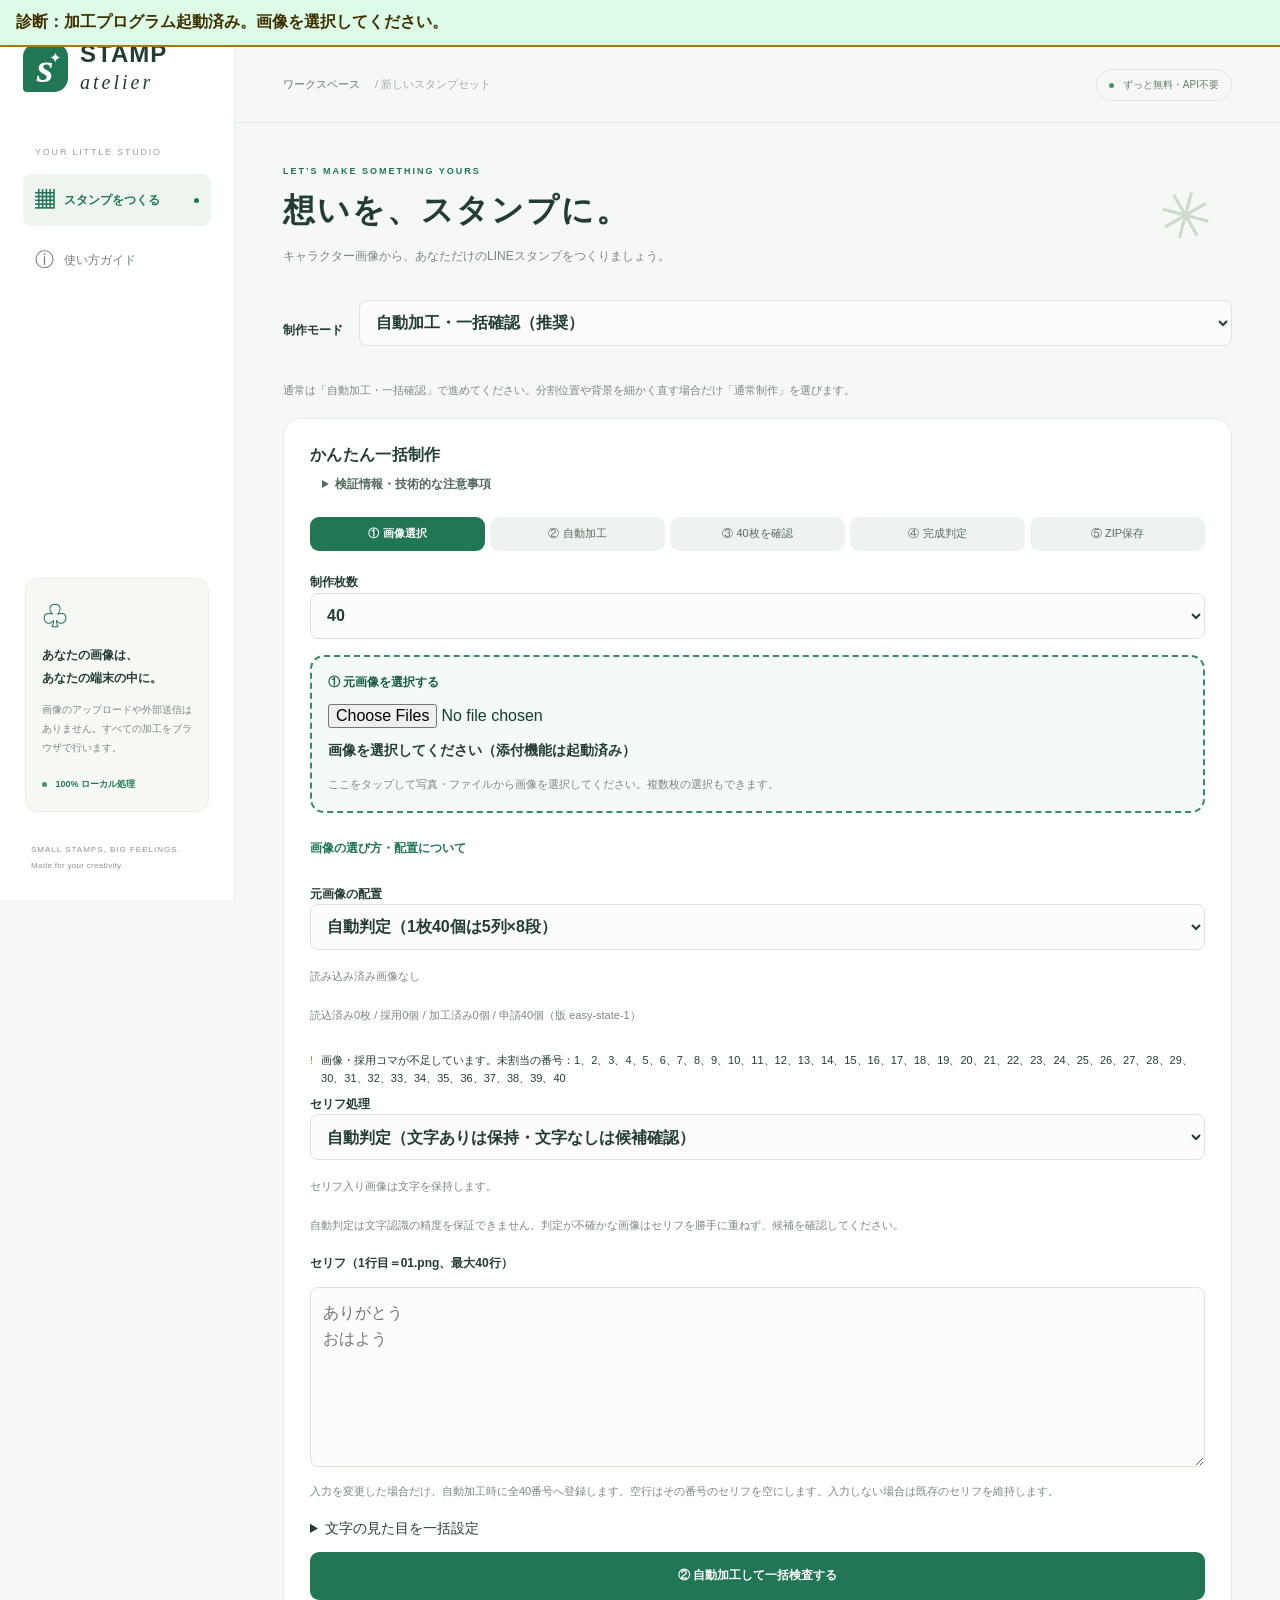
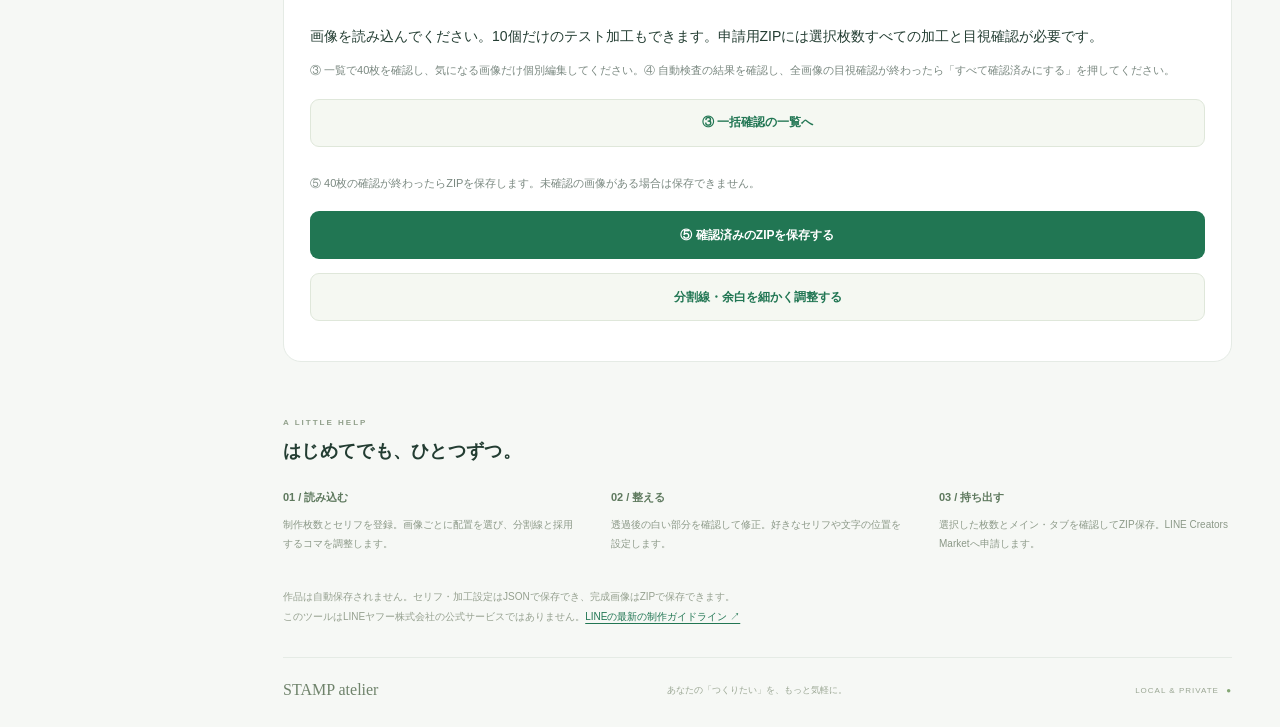
<file: index.html>
<!doctype html>
<html lang="ja">
  <head>
    <meta charset="UTF-8" />
    <meta
      name="viewport"
      content="width=device-width,initial-scale=1,viewport-fit=cover"
    />
    <meta
      http-equiv="Content-Security-Policy"
      content="default-src 'self'; script-src 'self'; style-src 'self' 'unsafe-inline'; img-src 'self' data: blob:; connect-src 'none'; font-src 'self'; object-src 'none'; base-uri 'none'; form-action 'none'"
    />
    <meta name="apple-mobile-web-app-capable" content="yes" />
    <meta name="apple-mobile-web-app-title" content="STAMP atelier" />
    <meta name="mobile-web-app-capable" content="yes" />
    <meta name="theme-color" content="#f6f8f5" />
    <meta
      name="description"
      content="画像を送信せず、ブラウザだけでLINEスタンプの分割・透過・文字入れ・ZIP作成。無料のスタンプ制作ツール。"
    />
    <link
      rel="icon"
      href="data:image/svg+xml,%3Csvg xmlns='http://www.w3.org/2000/svg' viewBox='0 0 64 64'%3E%3Crect width='64' height='64' rx='18' fill='%231c7754'/%3E%3Cpath d='M16 18h32v23H32l-9 7v-7h-7z' fill='white'/%3E%3C/svg%3E"
    />
    <title>STAMP atelier — LINEスタンプ制作ツール</title>
    <link rel="stylesheet" href="styles.css?v=103" />
    <script src="core.js?v=real40-exterior-matte-3" defer></script>
    <script src="residue.js?v=pose-confidence-1" defer></script>
    <script src="typography.js?v=pose-confidence-1" defer></script>
    <script src="project.js?v=individual-background-review-1" defer></script>
    <script src="audit.js?v=pose-confidence-1" defer></script>
    <script src="easy.js?v=pose-confidence-1" defer></script>
    <script src="caption-references.js?v=pose-confidence-1" defer></script>
    <script src="caption-vision.js?v=pose-confidence-1" defer></script>
    <script src="suggestions.js?v=pose-confidence-1" defer></script>
    <script src="upload-bridge.js?v=101-ci-verified" defer></script><script src="app.js?v=real40-exterior-matte-3" defer></script>
  </head>
  <body>
    <div id="boot-diagnostic" role="status" aria-live="polite" style="position:sticky;top:0;z-index:99999;padding:12px 16px;background:#fff0c2;color:#403000;font-size:16px;font-weight:700;border-bottom:2px solid #a87b00">
      起動診断：HTMLは表示されています。アプリの起動を待機中…
    </div>
    <script src="boot-diagnostic.js?v=103" defer></script>
    <aside class="sidebar">
      <a class="brand" href="./" aria-label="STAMP atelier ホーム"
        ><span class="brand-mark">s<span>✦</span></span
        ><span>STAMP<span class="brand-sub">atelier</span></span></a
      >
      <div class="sidebar-label">YOUR LITTLE STUDIO</div>
      <nav aria-label="制作メニュー">
        <a class="nav-item active" href="#workspace"
          ><span>▦</span> スタンプをつくる <span class="nav-dot"></span
        ></a>
        <a class="nav-item" href="#guide"><span>ⓘ</span> 使い方ガイド</a>
      </nav>
      <div class="side-note">
        <span class="shield">♧</span
        ><strong>あなたの画像は、<br />あなたの端末の中に。</strong>
        <p>
          画像のアップロードや外部送信はありません。すべての加工をブラウザで行います。
        </p>
        <span class="local-tag"><i></i> 100% ローカル処理</span>
      </div>
      <div class="side-footer">
        SMALL STAMPS, BIG FEELINGS.<br /><span>Made for your creativity.</span>
      </div>
    </aside>
    <div class="app-shell" id="workspace">
      <header class="topbar">
        <span
          >ワークスペース
          <span class="breadcrumb">/ 新しいスタンプセット</span></span
        ><span class="free-badge"><i></i> ずっと無料・API不要</span>
      </header>
      <main>
        <div class="page-heading">
          <div>
            <p class="eyebrow">LET’S MAKE SOMETHING YOURS</p>
            <h1>想いを、スタンプに。</h1>
            <p class="lead">
              キャラクター画像から、あなただけのLINEスタンプをつくりましょう。
            </p>
          </div>
          <span class="heading-art" aria-hidden="true">✳︎</span>
        </div>
        <label class="mode-switch"
          >制作モード<select id="production-mode" aria-describedby="production-mode-help">
            <option value="normal">通常制作（詳細編集）</option>
            <option value="easy" selected>自動加工・一括確認（推奨）</option>
          </select></label
        >
        <p id="production-mode-help" class="hint easy-mode-hint">通常は「自動加工・一括確認」で進めてください。分割位置や背景を細かく直す場合だけ「通常制作」を選びます。</p>
        <section id="auto-caption-panel" class="panel" hidden>
          <h2>セリフを自動提案（両モード共通）</h2>
          <p class="hint">
            読み込み後に番号別の候補を自動登録します。確認済みキャラクター10枚の画素見本と照合し、近い表情・ポーズの候補を表示します。一致しない画像は判定できずとして空欄を残します。汎用候補は希望した場合だけ入力します。汎用的な表情認識AIではありません。確認・承認後に20px余白の文字入り画像を生成します。既存のセリフは維持します。
          </p>
          <label class="check-label"
            ><input
              type="checkbox"
              id="resuggest-existing"
            />登録済みセリフも再提案する（承認前は画像を変更しません）</label
          >
          <label class="check-label"
            ><input
              type="checkbox"
              id="allow-generic-captions"
            />判定できない画像にも汎用候補を入れる（表情とは無関係）</label
          >
          <p class="hint">
            別のキャラクターが判定できない場合は、一覧で表情を手動選択して「この端末の見本に記憶」を押せます。次の再提案から近い画像を照合します。AI学習ではなく画素見本の記憶です。最大40件・このブラウザ内のみ。JSONや別端末には引き継がれず、Safariの保存データ削除などで失われます。
          </p>
          <button id="clear-pose-references" class="text-button wide">
            このブラウザで記憶した見本を解除
          </button>
          <button id="auto-captions" class="button primary wide">
            セリフ候補を再確認
          </button>
          <p
            id="auto-caption-status"
            class="hint"
            role="status"
            aria-live="polite"
          >
            画像読み込み後に候補を表示します。未判定の画像は空欄にし、理由を表示します。
          </p>
        </section>
        <section
          id="easy-panel"
          class="panel"
          hidden
          aria-labelledby="easy-title"
        >
          <h2 id="easy-title">かんたん一括制作</h2>
          <details class="site-progress easy-technical-info">
            <summary>検証情報・技術的な注意事項</summary>
            <strong>実装と検証の状況</strong>
            <p>実装済み：40個の分割・番号除去、列別調整、個別修正、一括確認、透過PNG・ZIP生成</p>
            <p>自動テストで検証済み：合成5列×8段画像の01〜40除去・日本語画素保持、40個の確認操作、42画像のZIP内容・寸法・透過</p>
            <p>未検証：利用者の実画像での40個一括処理、iPhone Safari実機の「ファイルに保存」</p>
            <details><summary>検証の範囲と残る制限</summary>
              <p>検証記録：2026年10月22日。ブラウザ試験はLinux Chromiumと共有APIの模擬試験です。実機の保存完了を保証するものではありません。</p>
              <p>番号除去は形状推定です。接触した数字や異なる配置は個別修正が必要です。セリフの有無の自動判定は未実装のため、自動モードでは既存文字を保持します。加工後は全画像を目視確認してください。</p>
              <a href="docs/forty-sticker-final-validation.md">検証結果と未検証項目</a>
            </details>
          </details>
          <ol id="easy-steps" class="easy-steps" aria-label="かんたん制作の流れ">
            <li aria-current="step">① 画像選択</li>
            <li>② 自動加工</li>
            <li>③ 40枚を確認</li>
            <li>④ 完成判定</li>
            <li>⑤ ZIP保存</li>
          </ol>
          <label
            >制作枚数<select id="easy-target">
              <option>8</option>
              <option>16</option>
              <option>24</option>
              <option>32</option>
              <option selected>40</option>
            </select></label
          >
          <div class="easy-upload-zone">
            <label for="easy-files" class="easy-upload-title">① 元画像を選択する</label>
            <input id="easy-files" class="easy-visible-file" type="file"
              accept="image/png,image/jpeg,image/webp" multiple
              aria-describedby="easy-upload-help" />
            <p id="easy-upload-feedback" role="status" aria-live="polite" style="font-weight:700">まだ画像は選択されていません。</p><p id="easy-upload-help" class="hint">ここをタップして写真・ファイルから画像を選択してください。複数枚の選択もできます。</p>
          </div>
          <details class="easy-upload-guide"><summary>画像の選び方・配置について</summary><p class="hint">元画像の配置は自動判定が初期設定です。40個入り1枚は5列×8段に設定します。判定が違う場合は配置を選び直してから読み込んでください。分割線は詳細調整で変更できます。選択した順に番号を割り当てます。既存画像の分割・加工設定は維持します。元画像は変更しません。</p></details>
          <label>元画像の配置<select id="easy-layout"><option value="auto" selected>自動判定（1枚40個は5列×8段）</option><option value="2x5">2列×5段（10個入り）</option><option value="5x8">5列×8段（40個入り）</option><option value="4x2">4列×2段（8個入り）</option><option value="4x4">4列×4段（16個入り）</option><option value="4x6">4列×6段（24個入り）</option><option value="4x8">4列×8段（32個入り）</option><option value="1x1">1列×1段（個別画像）</option></select></label><p id="easy-sources" class="hint"></p>
          <p id="easy-state" class="hint" role="status" aria-live="polite"></p>
          <p id="easy-failure" class="easy-failure" role="alert" hidden></p>
          <ul
            id="easy-warnings"
            class="validation-list"
            aria-live="polite"
          ></ul>
          <label>セリフ処理<select id="easy-caption-mode"><option value="auto" selected>自動判定（文字ありは保持・文字なしは候補確認）</option><option value="existing">セリフあり（分割のみ）</option><option value="suggest">セリフなし（自動提案）</option></select></label><p id="easy-caption-mode-status" class="hint" role="status" aria-live="polite">セリフ入り画像は文字を保持します。</p><p class="hint">自動判定は文字認識の精度を保証できません。判定が不確かな画像はセリフを勝手に重ねず、候補を確認してください。</p><label for="easy-captions">セリフ（1行目＝01.png、最大40行）</label
          ><textarea
            id="easy-captions"
            rows="6"
            placeholder="ありがとう&#10;おはよう"
          ></textarea>
          <p class="hint">
            入力を変更した場合だけ、自動加工時に全40番号へ登録します。空行はその番号のセリフを空にします。入力しない場合は既存のセリフを維持します。
          </p>
          <details>
            <summary>文字の見た目を一括設定</summary>
            <label class="check-label"
              ><input
                type="checkbox"
                id="easy-style-enabled"
              />次の自動加工で全番号の文字の見た目を上書きする</label
            >
            <div class="easy-style-fields">
              <label
                >フォント<select id="easy-font">
                  <option value="sans">ゴシック</option>
                  <option value="rounded">丸ゴシック</option>
                  <option value="serif">明朝</option>
                </select></label
              >
              <label
                >文字サイズ<input
                  id="easy-size"
                  type="number"
                  min="16"
                  max="72"
                  value="32"
              /></label>
              <label
                >文字色<input id="easy-color" type="color" value="#293c33"
              /></label>
              <label class="check-label"
                ><input
                  id="easy-outline"
                  type="checkbox"
                  checked
                />白フチ</label
              >
              <label class="check-label"
                ><input
                  id="easy-auto-place"
                  type="checkbox"
                  checked
                />キャラクターを避けて自動配置</label
              >
              <label
                >左右位置（%）<input
                  id="easy-x"
                  type="number"
                  min="0"
                  max="100"
                  value="50"
              /></label>
              <label
                >上下位置（%）<input
                  id="easy-y"
                  type="number"
                  min="0"
                  max="100"
                  value="84"
              /></label>
            </div>
            <p class="hint">
              自動配置では指定位置を優先しながら安全な場所を探します。個別調整は一覧から行えます。
            </p>
          </details>
          <button id="easy-process" class="button primary wide">
            ② 自動加工して一括検査する
          </button>
          <p id="easy-progress" role="status" aria-live="polite">
            画像を読み込んでください。10個だけのテスト加工もできます。申請用ZIPには選択枚数すべての加工と目視確認が必要です。
          </p>
          <p class="hint">
            ③ 一覧で40枚を確認し、気になる画像だけ個別編集してください。④ 自動検査の結果を確認し、全画像の目視確認が終わったら「すべて確認済みにする」を押してください。
          </p>
          <button id="easy-review" class="button secondary wide">
            ③ 一括確認の一覧へ
          </button>
          <p class="hint">⑤ 40枚の確認が終わったらZIPを保存します。未確認の画像がある場合は保存できません。</p>
          <button id="easy-export" class="button primary wide">
            ⑤ 確認済みのZIPを保存する
          </button>
          <button
            id="easy-details"
            class="button secondary wide"
            aria-expanded="false"
          >
            分割線・余白を細かく調整する
          </button>
        </section>
        <ol class="steps" aria-label="制作の流れ">
          <li class="current"><b>01</b><span>画像を読み込む</span></li>
          <li><b>02</b><span>分割・背景を調整</span></li>
          <li><b>03</b><span>セリフを入れる</span></li>
          <li><b>04</b><span>確認・書き出し</span></li>
        </ol>
        <section class="panel project-panel" aria-labelledby="project-title">
          <div class="panel-heading">
            <h2 id="project-title">制作セットとセリフ</h2>
            <span class="tiny-tag">番号で管理</span>
          </div>
          <div class="project-toolbar">
            <label
              >申請するスタンプ数<select id="target-count">
                <option>8</option>
                <option>16</option>
                <option>24</option>
                <option>32</option>
                <option selected>40</option>
              </select></label
            >
            <label
              >新しい画像の初期配置<select id="default-layout">
                <option value="2x5">2列 × 5段（従来の10個）</option>
                <option value="5x2">5列 × 2段</option>
                <option value="4x2">4列 × 2段</option>
                <option value="2x4">2列 × 4段</option>
                <option value="4x3">4列 × 3段</option>
                <option value="5x8">5列 × 8段</option>
                <option value="1x1">1列 × 1段（個別画像）</option>
              </select></label
            >
          </div>
          <p class="hint">
            セリフは番号に保存します。分割レイアウトや画像が変わっても、01.pngのセリフは01番のままです。各コマの番号は手動で入れ替え・除外できます。
          </p>
          <details class="bulk-text">
            <summary>
              セリフを先に登録・まとめて編集する <span>1行につき1個</span>
            </summary>
            <label for="bulk-captions"
              >最大40行。1行目は01.png、2行目は02.pngに対応します。画像を読み込む前でも登録できます。</label
            ><textarea
              id="bulk-captions"
              rows="8"
              placeholder="ありがとう&#10;おはよう&#10;おつかれさま"
            ></textarea
            ><button class="button secondary" id="apply-captions">
              セリフを登録する
            </button>
          </details>
          <details class="caption-details">
            <summary>番号ごとのセリフを確認・修正</summary>
            <div id="caption-list" class="caption-list"></div>
          </details>
          <div class="design-batch">
            <label for="batch-design">文字デザインをまとめて作成</label
            ><select id="batch-design">
              <option value="auto">セリフから自動提案</option>
              <option value="energetic">元気</option>
              <option value="pop">ポップ</option>
              <option value="cute">かわいい</option>
              <option value="gentle">やさしい</option>
              <option value="emphasis">強調</option>
              <option value="simple">シンプル</option></select
            ><button id="apply-design-all" class="button secondary wide">
              全番号に文字デザイン・自動配置を適用
            </button>
            <p class="hint">
              最大40個に対応。個別の文字調整は上書きします。文字のない番号には合成せず、後からセリフを登録できます。
            </p>
          </div>
          <div class="project-actions">
            <button id="save-project" class="button secondary">
              セリフ・加工設定をJSON保存 ↓</button
            ><label class="button secondary project-file"
              >設定JSONを読み込む<input
                id="load-project"
                type="file"
                accept="application/json,.json"
            /></label>
          </div>
          <p class="hint">
            JSONには元画像・色付きの画像を含みません。消しゴム修正は透明度の差分として保存します。再開時は同じ元画像を選び直して加工してください。画像が一致しない場合は設定を適用しません。
          </p>
          <p class="hint" id="project-status" role="status"></p>
        </section>
        <div class="workspace-grid">
          <section class="panel upload-panel" aria-labelledby="upload-title">
            <div class="panel-heading">
              <h2 id="upload-title">
                <span class="section-num">01</span>画像を読み込む
              </h2>
              <span class="subtle" id="source-count">0 / 40 枚</span>
            </div>
            <p class="section-description">
              画像をまとめて読み込み、画像ごとに列数・行数を設定できます。
            </p>
            <label class="dropzone" id="dropzone" for="file-input"
              ><span class="upload-icon" aria-hidden="true"
                ><svg viewBox="0 0 40 40" fill="none">
                  <rect
                    x="6"
                    y="9"
                    width="28"
                    height="25"
                    rx="5"
                    stroke="currentColor"
                    stroke-width="1.7"
                  />
                  <path
                    d="m10 28 8-8 6 6 4-4 6 6M27 3v12m-5-7 5-5 5 5"
                    stroke="currentColor"
                    stroke-width="1.7"
                    stroke-linecap="round"
                    stroke-linejoin="round"
                  />
                  <circle
                    cx="14"
                    cy="16"
                    r="2"
                    fill="currentColor"
                  /></svg></span
              ><strong>画像を選択する</strong
              ><span>タップ、またはここにドラッグ＆ドロップ</span
              ><span class="file-types"
                >PNG / JPEG / WebP · 合計40個まで制作</span
              ><input
                type="file"
                id="file-input"
                accept="image/png,image/jpeg,image/webp"
                multiple
            /></label>
            <div class="sample-row">
              <span>まずは気軽にお試し</span
              ><button class="text-button" id="sample-button">
                サンプル画像で試す <span>↗</span>
              </button>
            </div>
            <p id="normal-upload-feedback" role="status" aria-live="polite" style="font-weight:700">画像選択待ち</p><div id="source-list" class="source-list"></div>
            <div class="info-box">
              <span>✦</span>
              <p>
                <strong>1枚だけでもテストできます</strong
                ><br />従来の10個入り画像も対応。選択した8〜40個が揃う前でもテストZIPを保存できます。
              </p>
            </div>
          </section>
          <section
            class="panel overview-panel"
            aria-labelledby="overview-title"
          >
            <div class="panel-heading">
              <h2 id="overview-title">できあがりのイメージ</h2>
              <span class="tiny-tag" id="overview-count-tag">40 STAMPS</span>
            </div>
            <div class="overview-illustration" aria-hidden="true">
              <div class="mini-stamp">
                <span>☺︎</span><small>ありがとう</small>
              </div>
              <div class="mini-stamp pink">
                <span>♡</span><small>だいすき</small>
              </div>
              <div class="mini-stamp yellow">
                <span>☀</span><small>おはよう</small>
              </div>
              <div class="mini-stamp lilac">
                <span>☾</span><small>おやすみ</small>
              </div>
            </div>
            <div class="overview-bottom">
              <div>
                <strong id="overview-stamp-total">40<span>枚</span></strong
                ><small>スタンプ画像</small>
              </div>
              <b>＋</b>
              <div>
                <strong>2<span>枚</span></strong
                ><small>メイン・タブ画像</small>
              </div>
              <b>→</b>
              <div>
                <strong class="zip-icon">ZIP</strong><small>まとめて保存</small>
              </div>
            </div>
            <p class="overview-caption">
              分割から透過、文字入れまで。この場所ひとつで。
            </p>
          </section>
        </div>
        <section class="panel editor-panel" id="split-section" hidden>
          <div class="panel-heading">
            <h2><span class="section-num">02</span>分割・背景を調整</h2>
            <span class="tiny-tag">端末内で加工</span>
          </div>
          <div class="editor-columns">
            <div>
              <label for="source-select">調整する元画像</label
              ><select id="source-select"></select>
              <div class="source-layout-controls">
                <label for="layout-preset">この画像の配置</label
                ><select id="layout-preset">
                  <option value="2x5">2列 × 5段</option>
                  <option value="5x2">5列 × 2段</option>
                  <option value="4x2">4列 × 2段</option>
                  <option value="2x4">2列 × 4段</option>
                  <option value="4x3">4列 × 3段</option>
                  <option value="5x8">5列 × 8段</option>
                  <option value="1x1">1列 × 1段</option>
                  <option value="custom">列数・行数を手動指定</option>
                </select>
                <div class="project-toolbar">
                  <label
                    >列数<input
                      id="grid-columns"
                      type="number"
                      inputmode="numeric"
                      min="1"
                      max="40"
                      value="2" /></label
                  ><label
                    >行数<input
                      id="grid-rows"
                      type="number"
                      inputmode="numeric"
                      min="1"
                      max="40"
                      value="5"
                  /></label>
                </div>
                <button class="button secondary wide" id="apply-layout">
                  この列数・行数に変更
                </button>
                <p class="hint">
                  左上から右、次に下の段へ分割。変更前のコマ番号を同じ順序で維持し、新しいコマには空き番号を割り当てます。余ったコマは除外されます。
                </p>
              </div>
              <div class="split-canvas-wrap">
                <canvas
                  id="split-canvas"
                  aria-label="分割位置プレビュー"
                ></canvas>
              </div>
              <p class="hint">
                緑の線をドラッグ、または下の数値で位置を調整。外周も動かせます。
              </p>
              <div id="grid-controls" class="grid-controls"></div>
              <details class="cell-details">
                <summary>コマの採用・番号を調整する</summary>
                <p class="hint">
                  「除外」は出力しません。使用中の番号を選ぶと、そのコマと番号を交換します。セリフは番号に残ります。欠番は他のコマに割り当てて埋めてください。
                </p>
                <div id="cell-assignments" class="cell-assignments"></div>
                <button class="button secondary wide" id="assign-free">
                  除外コマに空き番号を順に割り当てる
                </button>
              </details>
              <button class="button secondary" id="reset-grid">
                分割位置をリセット
              </button>
            </div>
            <div class="split-settings">
              <fieldset class="crop-controls">
                <legend>各コマの端を切り抜く</legend>
                <p class="hint">
                  隣のコマの線が入る場合に、四辺を内側へ。オレンジの枠が実際の切り抜き範囲です。この元画像のすべてのコマに適用します。
                </p>
                <div id="source-insets"></div>
              </fieldset>
              <p class="hint" id="source-ready"></p>
              <h3>背景の取り除き方</h3>
              <p class="hint">
                画像の端につながる背景だけを透過します。囲まれた白い部分は残します。白いキャラクターと背景がつながっている場合は、次の確認画面で修正してください。
              </p>
              <label for="background-mode">背景色</label
              ><select id="background-mode">
                <option value="auto">四隅から自動判定</option>
                <option value="white">白</option>
                <option value="custom">色を選ぶ</option>
                <option value="none">
                  透過しない（元の透明部分は維持）
                </option></select
              ><label class="color-row" for="background-color"
                >取り除く色<input
                  type="color"
                  id="background-color"
                  value="#ffffff" /></label
              ><label for="tolerance"
                >色の許容差 <output id="tolerance-value">24</output></label
              ><input
                id="tolerance"
                type="range"
                min="0"
                max="100"
                value="24"
              />
              <p class="hint">
                大きくすると近い色も透過します。白い部分が欠ける場合は小さくします。
              </p>
              <button class="button primary wide" id="process-button">
                10個に分割して、透過を確認 <span>→</span>
              </button>
              <button class="button secondary wide" id="process-all">
                読み込み済みの画像をまとめて加工
              </button>
              <p class="hint">
                再加工しても番号ごとのセリフ・文字・配置設定は維持します。消しゴム修正は元画像・分割条件が一致する場合だけ復元します。変更後は仕上がりを再確認してください。
              </p>
            </div>
          </div>
        </section>
        <section class="panel" id="results-section" hidden>
          <div class="panel-heading">
            <h2>
              <span class="section-num">03</span>透過を確認・セリフを入れる
            </h2>
            <span class="subtle" id="stamp-count"></span>
          </div>
          <div class="result-toolbar">
            <p class="hint">
              画像をタップして編集。チェック柄の部分が透明になります。
            </p>
            <label class="compact-label"
              >確認用背景<select id="preview-background">
                <option value="checker">チェック柄</option>
                <option value="dark">濃い色</option>
                <option value="pink">ピンク</option>
              </select></label
            >
          </div>
          <details id="suggestion-panel" class="suggestion-panel">
            <summary>表情を選んでセリフ提案・20px自動レイアウト</summary>
            <p class="hint">
              自動提案は確認済みの画素見本との照合、または青い涙の限定的な特徴による推測です。別キャラクターなど任意の表情・ポーズの分類は未実装です。根拠と画像を確認し、必要なら表情を手動選択してください。承認するまでは既存のセリフ・画像を変更しません。未承認の提案と表情選択はJSONに保存されません。
            </p>
            <button id="suggest-all" class="button secondary wide">
              選んだ表情から候補をまとめて提案
            </button>
            <label class="check-label"
              ><input
                id="suggest-safe-layout"
                type="checkbox"
                checked
              />生成時に20px余白・文字の自動配置を適用する</label
            >
            <p id="suggestion-summary" role="status" aria-live="polite"></p>
            <div id="suggestion-grid" class="suggestion-grid"></div>
            <label class="check-label"
              ><input
                id="suggestion-ack"
                type="checkbox"
              />全画像とセリフ、重複警告を目視確認した</label
            >
            <button id="approve-suggestions" class="button primary wide">
              全セリフを承認し、変更した画像だけ生成
            </button>
            <p class="hint">
              セリフの承認と透過の目視確認は別です。生成後は既存の一覧で仕上がりを確認してください。配置が収まらない画像は個別編集が必要です。
            </p>
          </details>
          <button id="review-residues" class="button secondary wide">
            残留候補のあるスタンプを順番に確認
          </button>
          <div class="stamp-grid" id="stamp-grid"></div>
          <section class="bulk-review" aria-labelledby="bulk-review-heading">
            <h3 id="bulk-review-heading">③・④ スタンプ画像の一括確認と完成判定</h3>
            <p class="hint">
              画像は変更しません。検査後、全スタンプとメイン・タブを背景色を切り替えながら目視してください。「正常」は目視確認済みという意味ではありません。
            </p>
            <button id="bulk-inspect" class="button secondary wide">
              全画像を自動検査して一覧確認
            </button>
            <p id="completion-status" role="status" aria-live="polite">スタンプ確認進捗：未検査（0%）</p>
            <p id="bulk-summary" role="status" aria-live="polite">
              一括検査はまだ行っていません。
            </p>
            <div id="bulk-results" class="bulk-results checker"></div>
            <label class="check-label"
              ><input
                type="checkbox"
                id="bulk-visual"
                disabled
              />一覧の全画像と要確認の理由を目視し、白い部分・影・装飾の仕上がりを確認した</label
            >
            <button id="bulk-confirm" class="button primary wide" disabled>
              すべて確認済みにする
            </button>
          </section>
        </section>
        <section class="panel" id="export-section" hidden>
          <div class="panel-heading">
            <h2><span class="section-num">04</span>確認・書き出し</h2>
            <span class="tiny-tag">PNG + ZIP</span>
          </div>
          <div class="export-layout">
            <div>
              <h3>メイン・タブ画像</h3>
              <p class="hint">選んだスタンプを中央に配置して自動作成します。</p>
              <div class="export-selects">
                <label>メイン画像<select id="main-select"></select></label
                ><label>タブ画像<select id="tab-select"></select></label>
              </div>
              <div class="special-previews">
                <div>
                  <canvas id="main-preview" width="240" height="240"></canvas
                  ><span>main.png · 240 × 240</span>
                </div>
                <div>
                  <canvas id="tab-preview" width="96" height="74"></canvas
                  ><span>tab.png · 96 × 74</span>
                </div>
              </div>
            </div>
            <div class="export-actions">
              <h3>申請前チェック</h3>
              <ul id="validation-list" class="validation-list"></ul>
              <p class="hint">
                自動検査は画像仕様の補助です。権利・表現・視認性やLINEの審査通過は保証しません。
              </p>
              <button class="button primary wide" id="download-button">
                ZIPを作成して保存 <span>↓</span>
              </button>
              <p class="hint" id="download-note">
                iPhoneでは保存後「ファイル」アプリから確認できます。
              </p>
              <a id="download-link" class="button secondary wide" hidden
                >作成したZIPを保存する</a
              >
              <a id="download-direct" class="button secondary wide" hidden
                >共有せずZIPをダウンロードする</a>
              <p class="hint">保存先にZIPが見つからない場合は、Safariのダウンロード一覧を確認し、上の「共有せずZIPをダウンロードする」で再試行してください。アプリ内ブラウザではSafariで開いて再作成してください。端末側の保存完了はこのページから確認できません。</p>
            </div>
          </div>
        </section>
        <section id="guide" class="guide">
          <span class="eyebrow">A LITTLE HELP</span>
          <h2>はじめてでも、ひとつずつ。</h2>
          <div class="guide-grid">
            <div>
              <b>01 / 読み込む</b>
              <p>
                制作枚数とセリフを登録。画像ごとに配置を選び、分割線と採用するコマを調整します。
              </p>
            </div>
            <div>
              <b>02 / 整える</b>
              <p>
                透過後の白い部分を確認して修正。好きなセリフや文字の位置を設定します。
              </p>
            </div>
            <div>
              <b>03 / 持ち出す</b>
              <p>
                選択した枚数とメイン・タブを確認してZIP保存。LINE Creators
                Marketへ申請します。
              </p>
            </div>
          </div>
          <p class="guide-note">
            作品は自動保存されません。セリフ・加工設定はJSONで保存でき、完成画像はZIPで保存できます。<br />このツールはLINEヤフー株式会社の公式サービスではありません。<a
              href="https://creator.line.me/ja/guideline/sticker/"
              target="_blank"
              rel="noopener noreferrer"
              >LINEの最新の制作ガイドライン ↗</a
            >
          </p>
        </section>
        <footer class="page-footer">
          <span>STAMP atelier</span
          ><span>あなたの「つくりたい」を、もっと気軽に。</span
          ><span>LOCAL & PRIVATE <i>●</i></span>
        </footer>
      </main>
    </div>
    <dialog id="stamp-dialog" aria-labelledby="dialog-title">
      <div class="dialog-header">
        <div>
          <p class="eyebrow">MAKE IT JUST RIGHT</p>
          <h2 id="dialog-title">スタンプを編集</h2>
        </div>
        <button class="icon-button" id="close-dialog" aria-label="編集を閉じる">
          ×
        </button>
      </div>
      <div class="dialog-content">
        <div>
          <div class="edit-preview checker" id="edit-preview">
            <canvas
              id="edit-canvas"
              width="370"
              height="320"
              aria-label="透過・文字プレビュー。修正モードではドラッグで描けます。"
            ></canvas>
          </div>
          <label class="check-label"
            ><input
              id="auto-cleanup-enabled"
              type="checkbox"
              checked
            />上端の残留線を自動除去する（限定条件）</label
          >
          <p id="auto-cleanup-status" class="hint" role="status"></p>
          <details
            class="comparison"
            id="auto-cleanup-comparison"
            data-background="dark"
          >
            <summary>自動除去の前後を比較する</summary>
            <p class="hint">
              中央寄りの上端に離れた、薄い中性色・半透明の1行だけが対象です。誤判定が疑われる場合は自動除去をOFFに戻し、確認候補・消しゴムで調整してください。
            </p>
            <div class="comparison-grid">
              <figure>
                <canvas
                  id="auto-cleanup-before"
                  width="370"
                  height="320"
                ></canvas>
                <figcaption>自動除去前（同じ配置・文字）</figcaption>
              </figure>
              <figure>
                <canvas
                  id="auto-cleanup-after"
                  width="370"
                  height="320"
                ></canvas>
                <figcaption>完成PNG</figcaption>
              </figure>
            </div>
          </details>
          <details id="residue-panel" class="residue-panel">
            <summary>孤立した線・点を拡大確認する</summary>
            <p class="hint">
              候補には手足・葉っぱ・白い装飾が含まれることがあります。自動では削除しません。必要なものは選択せず残してください。まとまった装飾候補は保護して選択不可にします。削除対象は元画像の前景だけです。完成PNGも検査し、文字・白フチ・影を保護します。
            </p>
            <div class="residue-toolbar">
              <label
                >背景<select id="residue-background">
                  <option value="gray">グレー</option>
                  <option value="black">黒</option>
                  <option value="checker">チェック柄</option>
                </select></label
              ><label
                >表示倍率<select id="residue-zoom">
                  <option value="1">全体</option>
                  <option value="2">2倍</option>
                  <option value="4">4倍</option>
                  <option value="8">8倍</option>
                </select></label
              >
            </div>
            <div
              id="residue-viewport"
              class="residue-viewport"
              tabindex="0"
              aria-label="完成PNG拡大ビュー。拡大時はスクロールできます。"
            >
              <div id="residue-stage" class="residue-stage">
                <canvas
                  id="residue-preview"
                  width="370"
                  height="320"
                  aria-label="最終PNGと同じ完成画像"
                ></canvas
                ><canvas
                  id="residue-overlay"
                  width="370"
                  height="320"
                  aria-hidden="true"
                ></canvas>
              </div>
            </div>
            <p class="hint">
              枠と番号は確認用です。PNGには出力しません。拡大後は指で上下左右へスクロールできます。
            </p>
            <p id="residue-status" class="hint" role="status"></p>
            <p id="residue-output-status" class="hint" role="status"></p>
            <div id="residue-candidates" class="residue-candidates"></div>
            <button id="next-residue" class="button secondary wide">
              次の候補のあるスタンプへ
            </button>
            <button id="scan-residue" class="button secondary wide">
              候補を再検出する
            </button>
            <button id="remove-residue" class="button secondary wide">
              選択した候補だけ消す
            </button>
            <p class="hint">
              取り消しは下の「1つ戻す」。候補がない場合も消しゴムで修正できます。表示した完成画像とZIPは同じ描画処理を使います。
            </p>
          </details>
          <details class="comparison" id="matte-panel">
            <summary>輪郭の背景色にじみを確認する</summary>
            <p class="hint">
              白・単色背景に近い、不透明な縁の1層だけを薄くする案です。色は変更せず、内部の白と元から半透明の影・装飾は保護します。明るい輪郭も変わる可能性があるため、比較してから適用してください。
            </p>
            <button id="preview-matte" class="button secondary wide">
              にじみ軽減案を比較する
            </button>
            <div id="matte-pending" hidden>
              <div class="comparison-grid">
                <figure>
                  <canvas id="matte-before" width="370" height="320"></canvas>
                  <figcaption>現在の完成画像</figcaption>
                </figure>
                <figure>
                  <canvas id="matte-after" width="370" height="320"></canvas>
                  <figcaption>軽減案（未適用）</figcaption>
                </figure>
              </div>
              <p id="matte-status" class="hint"></p>
              <button id="apply-matte" class="button secondary wide">
                比較した案を適用する
              </button>
              <button id="cancel-matte" class="button secondary wide">
                適用せず閉じる
              </button>
            </div>
          </details>
          <details class="comparison" id="comparison-panel">
            <summary>編集前後を比較する</summary>
            <div class="comparison-grid">
              <figure>
                <canvas id="before-canvas" width="370" height="320"></canvas>
                <figcaption>編集前（背景あり）</figcaption>
              </figure>
              <figure>
                <canvas id="after-canvas" width="370" height="320"></canvas>
                <figcaption>現在の仕上がり</figcaption>
              </figure>
            </div>
          </details>
          <p class="hint">
            白い体・目・服が欠けていないか、背景色を変えて確認してください。
          </p>
          <label
            >確認用背景<select id="edit-background">
              <option value="checker">チェック柄</option>
              <option value="dark">濃い色</option>
              <option value="pink">ピンク</option>
            </select></label
          >
          <fieldset>
            <legend>透過の修正・文字の移動</legend>
            <div class="brush-modes">
              <button class="button secondary selected" data-brush="none">
                見る</button
              ><button class="button secondary" data-brush="restore">
                元の色を戻す</button
              ><button class="button secondary" data-brush="erase">
                消しゴム</button
              ><button class="button secondary" data-brush="text">
                文字を移動
              </button>
            </div>
            <label for="brush-size"
              >ブラシの太さ <output id="brush-value">16</output> px</label
            ><input id="brush-size" type="range" min="4" max="64" value="16" />
            <div class="inline-actions">
              <button class="text-button" id="undo-brush">1つ戻す</button
              ><button class="text-button" id="redo-brush">やり直す</button
              ><button class="text-button" id="reset-mask">
                自動透過に戻す
              </button>
            </div>
          </fieldset>
        </div>
        <div class="caption-settings">
          <fieldset class="image-controls">
            <legend>キャラクターの大きさ・位置</legend>
            <p class="hint">
              透明な余白を除いて大きく配置します。縦横比と外周10pxの余白は維持。上下左右へ動かす余地がない場合は、少し縮小してください。
            </p>
            <label for="image-scale"
              >大きさ <output id="image-scale-value">90</output> %</label
            >
            <input
              id="image-scale"
              type="range"
              min="20"
              max="100"
              value="90"
            />
            <div class="size-buttons">
              <button class="button secondary" id="image-smaller">− 縮小</button
              ><button class="button secondary" id="image-larger">
                ＋ 拡大
              </button>
            </div>
            <label for="image-x"
              >左右の位置 <output id="image-x-value">50</output> %</label
            >
            <input id="image-x" type="range" min="0" max="100" value="50" />
            <label for="image-y"
              >上下の位置 <output id="image-y-value">50</output> %</label
            >
            <input id="image-y" type="range" min="0" max="100" value="50" />
            <button class="button secondary wide" id="reset-layout">
              大きく中央に配置する
            </button>
          </fieldset>
          <details class="crop-controls individual-crop">
            <summary>このスタンプの切り抜き範囲</summary>
            <p class="hint">
              各辺から除く割合です。不要な線・影を除けます。消しゴム修正は維持され、値を0に戻すと範囲を戻せます。
            </p>
            <div id="stamp-insets"></div>
            <button class="text-button" id="reset-stamp-crop">
              切り抜き範囲を戻す
            </button>
          </details>
          <label for="caption-text">セリフ</label
          ><textarea
            id="caption-text"
            rows="2"
            maxlength="120"
            placeholder="例：ありがとう！"
          ></textarea>
          <fieldset class="typography-controls">
            <legend>文字デザイン自動作成</legend>
            <label for="text-preset">デザインプリセット</label
            ><select id="text-preset">
              <option value="auto">セリフから自動提案</option>
              <option value="energetic">元気</option>
              <option value="pop">ポップ</option>
              <option value="cute">かわいい</option>
              <option value="gentle">やさしい</option>
              <option value="emphasis">強調</option>
              <option value="simple">シンプル</option>
              <option value="manual">カスタム（従来の設定）</option>
            </select>
            <p class="hint" id="preset-suggestion"></p>
            <label class="check-label"
              ><input
                type="checkbox"
                id="text-auto-place"
                checked
              />キャラクターを避けて自動配置する</label
            >
            <button class="button secondary wide" id="auto-place-text">
              重ならない場所に配置し直す
            </button>
            <p class="hint" id="text-placement-status" role="status"></p>
            <p class="hint">
              余白が足りない場合はキャラクターを自動縮小します。文字を直接ドラッグ、または「文字を移動」で移動できます。自動配置ONでは重なりを避けて補正します。
            </p>
          </fieldset>
          <label for="font-family">フォント</label
          ><select id="font-family">
            <option value="sans">ゴシック</option>
            <option value="serif">明朝</option>
            <option value="rounded">丸ゴシック（端末対応時）</option></select
          ><label for="font-size"
            >文字サイズ <output id="font-size-value">32</output> px</label
          ><input
            type="range"
            id="font-size"
            min="14"
            max="64"
            value="32"
          /><label for="text-x"
            >左右の位置 <output id="text-x-value">50</output> %</label
          ><input type="range" id="text-x" min="10" max="90" value="50" /><label
            for="text-y"
            >上下の位置 <output id="text-y-value">84</output> %</label
          ><input type="range" id="text-y" min="10" max="90" value="84" /><label
            class="color-row"
            for="text-color"
            >文字の色<input
              type="color"
              id="text-color"
              value="#293c33" /></label
          ><label class="check-label"
            ><input
              type="checkbox"
              id="text-outline"
              checked
            />白いふちを付ける</label
          >
          <label for="text-outline-width"
            >白フチの太さ
            <output id="text-outline-width-value">5</output> px</label
          ><input
            id="text-outline-width"
            type="range"
            min="0"
            max="12"
            step="0.5"
            value="5"
          />
          <label for="text-shadow"
            >影の強さ <output id="text-shadow-value">0</output></label
          ><input id="text-shadow" type="range" min="0" max="12" value="0" />
          <label for="text-angle"
            >文字の角度 <output id="text-angle-value">0</output> °</label
          ><input id="text-angle" type="range" min="-30" max="30" value="0" />
          <button class="button secondary wide" id="apply-style-all">
            文字の見た目を全スタンプに適用
          </button>
          <label class="check-label"
            ><input
              type="checkbox"
              id="safe-layout"
            />20pxの安全余白と文字の自動配置（個別に再調整可）</label
          >
          <div class="review-box">
            <label class="check-label"
              ><input
                type="checkbox"
                id="reviewed-checkbox"
              />白い部分と透過の仕上がりを確認した</label
            >
          </div>
          <button class="button primary wide" id="save-edit">
            確認して次へ <span>→</span></button
          ><button class="text-button wide" id="download-single">
            この1枚をPNG保存 ↓
          </button>
        </div>
      </div>
    </dialog>
    <div
      class="status-bar"
      id="status"
      role="status"
      aria-live="polite"
      hidden
    ></div>
    <noscript
      ><div class="noscript">
        このツールを使うにはJavaScriptを有効にしてください。画像は端末内で処理されます。
      </div></noscript
    >
  </body>
</html>
</file>
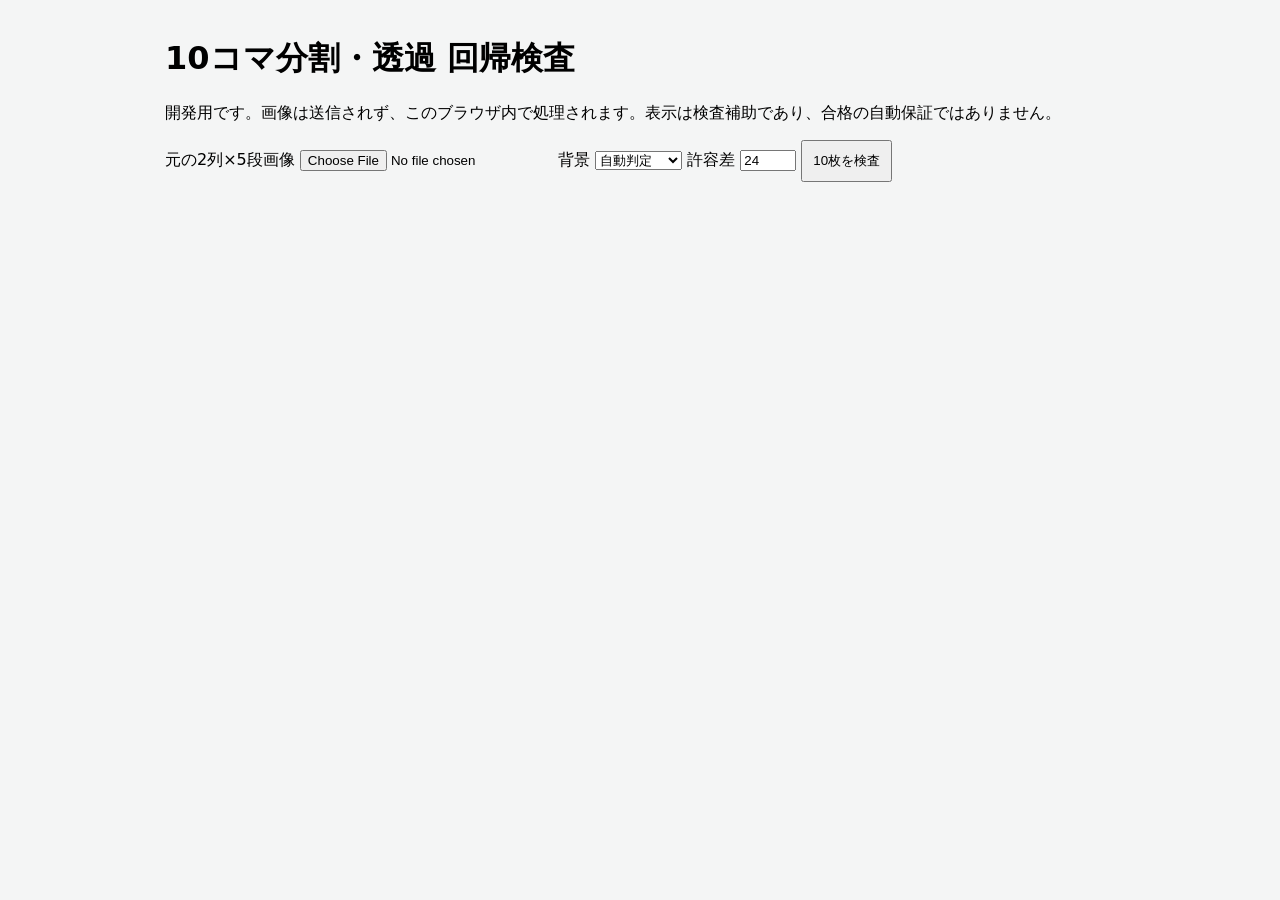
<file: regression-10.html>
<!doctype html>
<html lang="ja"><head><meta charset="utf-8"><meta name="viewport" content="width=device-width,initial-scale=1">
<title>10コマ回帰検査（開発用）</title>
<style>body{font:16px system-ui,sans-serif;max-width:950px;margin:auto;padding:16px;background:#f4f5f5}section{display:grid;grid-template-columns:repeat(2,minmax(0,1fr));gap:12px}.cell{background:white;padding:8px;border:1px solid #aaa}.cell canvas{width:100%;height:auto;background:repeating-conic-gradient(#ddd 0% 25%,#fff 0% 50%) 50%/20px 20px}.warn{color:#a42}button{padding:10px}small{display:block}</style>
<script src="core.js?v=topology-cutout-20261020-1" defer></script></head>
<body><h1>10コマ分割・透過 回帰検査</h1>
<p>開発用です。画像は送信されず、このブラウザ内で処理されます。表示は検査補助であり、合格の自動保証ではありません。</p>
<label>元の2列×5段画像 <input id="file" type="file" accept="image/*"></label>
<label>背景 <select id="mode"><option value="auto">自動判定</option><option value="white">白</option><option value="none">透過しない</option></select></label>
<label>許容差 <input id="tol" type="number" min="0" max="100" value="24"></label>
<button id="run">10枚を検査</button><p id="status" role="status"></p><section id="out"></section>
<script>
window.addEventListener("DOMContentLoaded",()=>{
const $=id=>document.getElementById(id);
$("run").onclick=async()=>{
const file=$("file").files[0];if(!file){$("status").textContent="画像を選択してください";return}
$("out").replaceChildren();$("status").textContent="検査中…";
let url=URL.createObjectURL(file),img=new Image();
try{
await new Promise((ok,ng)=>{img.onload=ok;img.onerror=ng;img.src=url});
const C=window.StampCore;if(!C)throw Error("core.jsが読み込めません");
const xs=[0,.5,1],ys=[0,.2,.4,.6,.8,1];
const proposed=C.suggestColumnRowLines(img,xs,5);
if(!proposed)throw Error("安全な分割線を検出できません。均等分割へは戻しません。元画像の分割線を調整してください。");
const source={image:img,xs,ys,columns:2,rows:5,mode:$("mode").value,columnYs:proposed,insets:{left:0,right:0,top:0,bottom:0}};
let flagged=0;
for(let row=0;row<5;row++)for(let col=0;col<2;col++){
const n=row*2+col+1;
const tile=C.createTile(source,col,row,$("mode").value,Number($("tol").value),"#ffffff");
const c=document.createElement("canvas");c.width=tile.original.width;c.height=tile.original.height;
const context=c.getContext("2d");const output=context.createImageData(c.width,c.height);
output.data.set(tile.original.data);
for(let p=0;p<tile.mask.length;p++)output.data[p*4+3]=tile.mask[p];
context.putImageData(output,0,0);
const cell=document.createElement("div");cell.className="cell";
const h=document.createElement("strong");h.textContent=String(n).padStart(2,"0")+" "+(tile.boundaryReview.needsReview?"要確認":"目視確認が必要");
if(tile.boundaryReview.needsReview){h.className="warn";flagged++}
const d=document.createElement("small");d.textContent="切り抜き位置 "+JSON.stringify(tile.sourceRect)+" / "+tile.boundaryReview.edges.join(",");
cell.append(h,d,c);$("out").append(cell)
}
$("status").textContent="10枚表示完了。"+"分割線の自動検出を使用。"+" 自動要確認 "+flagged+"枚。自動判定で問題がなくても、文字・装飾・白い顔・隣接混入を目視してください。";
}catch(e){$("status").textContent="検査エラー: "+e.message}finally{URL.revokeObjectURL(url)}
};
});
</script></body></html>
</file>
<file: styles.css>
:root {
  --bg: #f6f8f5;
  --paper: #fff;
  --ink: #233d32;
  --muted: #7a8880;
  --green: #217653;
  --green-dark: #155b3e;
  --mint: #edf5ee;
  --line: #e5ebe5;
  --yellow: #f4edd7;
  --radius: 18px;
  font-family:
    -apple-system, BlinkMacSystemFont, "Hiragino Kaku Gothic ProN", "Yu Gothic",
    Meiryo, sans-serif;
  color: var(--ink);
  background: var(--bg);
  font-size: 14px;
  color-scheme: light;
}
* {
  box-sizing: border-box;
}
body {
  margin: 0;
}
button,
input,
select,
textarea {
  font: inherit;
}
button,
a,
input,
select,
textarea {
  -webkit-tap-highlight-color: transparent;
}
button {
  cursor: pointer;
}
button:disabled {
  opacity: 0.5;
  cursor: wait;
}
a {
  color: inherit;
  text-decoration: none;
}
button:focus-visible,
a:focus-visible,
input:focus-visible,
select:focus-visible,
textarea:focus-visible,
summary:focus-visible {
  outline: 3px solid #68a88a;
  outline-offset: 3px;
}
[hidden] {
  display: none !important;
}
.sidebar {
  width: 235px;
  background: #fff;
  position: fixed;
  inset: 0 auto 0 0;
  border-right: 1px solid var(--line);
  padding: 42px 23px 26px;
  display: flex;
  flex-direction: column;
  z-index: 5;
}
.brand {
  display: flex;
  align-items: center;
  gap: 12px;
  font-size: 24px;
  font-weight: 800;
  letter-spacing: 1px;
  line-height: 1;
}
.brand-sub {
  display: block;
  font-family: Georgia, serif;
  font-size: 20px;
  font-style: italic;
  letter-spacing: 3px;
  font-weight: 400;
  margin-top: 6px;
}
.brand-mark {
  width: 45px;
  height: 49px;
  border-radius: 14px 14px 14px 4px;
  background: var(--green);
  color: white;
  display: grid;
  place-items: center;
  font: italic bold 43px Georgia;
  position: relative;
}
.brand-mark span {
  font: 15px sans-serif;
  position: absolute;
  right: 5px;
  top: 6px;
}
.sidebar-label {
  font-size: 9px;
  letter-spacing: 1.8px;
  color: #98a399;
  margin: 55px 12px 17px;
}
.nav-item {
  min-height: 48px;
  padding: 13px 12px;
  border-radius: 9px;
  display: flex;
  align-items: center;
  gap: 10px;
  font-size: 12px;
  color: #748077;
  margin-bottom: 8px;
}
.nav-item > span:first-child {
  font-size: 19px;
}
.nav-item.active {
  color: var(--green);
  background: var(--mint);
  font-weight: 700;
}
.nav-dot {
  width: 5px;
  height: 5px;
  border-radius: 50%;
  background: var(--green);
  margin-left: auto;
}
.side-note {
  margin: auto 2px 30px;
  background: #f7f9f5;
  border: 1px solid #e9eee5;
  border-radius: 13px;
  padding: 20px 16px;
}
.shield {
  display: block;
  font-size: 26px;
  color: var(--green);
  margin-bottom: 10px;
}
.side-note strong {
  font-size: 12px;
  line-height: 1.9;
}
.side-note p {
  font-size: 10px;
  color: var(--muted);
  line-height: 1.9;
  margin: 10px 0 17px;
}
.local-tag {
  font-size: 9px;
  color: var(--green);
  font-weight: 600;
}
.local-tag i,
.free-badge i {
  width: 5px;
  height: 5px;
  display: inline-block;
  background: #449568;
  border-radius: 50%;
  margin-right: 6px;
}
.side-footer {
  font-size: 8px;
  letter-spacing: 1px;
  color: #8b968c;
  line-height: 2;
  padding-left: 8px;
}
.side-footer span {
  letter-spacing: 0.3px;
}
.app-shell {
  margin-left: 235px;
}
.topbar {
  height: 76px;
  display: flex;
  align-items: center;
  justify-content: space-between;
  padding: 0 48px;
  border-bottom: 1px solid var(--line);
  font-size: 11px;
  color: #67796e;
}
.breadcrumb {
  color: #a3ada5;
  margin-left: 12px;
}
.free-badge {
  border: 1px solid #dce7db;
  border-radius: 20px;
  padding: 8px 12px;
  color: #64806c;
  font-size: 10px;
}
main {
  max-width: 1280px;
  margin: auto;
  padding: 43px 48px 0;
}
.page-heading {
  display: flex;
  justify-content: space-between;
  align-items: center;
  margin-bottom: 32px;
}
.eyebrow {
  font-size: 9px;
  letter-spacing: 2px;
  color: var(--green);
  font-weight: 650;
  margin: 0 0 13px;
}
h1 {
  font-size: 32px;
  letter-spacing: 2px;
  margin: 0 0 13px;
  font-weight: 750;
}
.lead {
  font-size: 12px;
  color: var(--muted);
  line-height: 1.8;
  margin: 0;
}
.heading-art {
  font-size: 65px;
  color: #ccdccb;
  margin-right: 20px;
  transform: rotate(15deg);
}
.steps {
  display: grid;
  grid-template-columns: repeat(4, 1fr);
  padding: 0;
  margin: 0 0 30px;
  list-style: none;
  background: #eef2ed;
  border-radius: 12px;
  overflow: hidden;
}
.steps li {
  display: flex;
  align-items: center;
  gap: 12px;
  padding: 17px 19px;
  font-size: 11px;
  color: #929d94;
  position: relative;
}
.steps b {
  font-size: 12px;
  font-weight: 500;
  letter-spacing: 1px;
}
.steps .current {
  background: #e4eee2;
  color: var(--green);
  font-weight: 700;
}
.steps li:not(:last-child):after {
  content: "›";
  position: absolute;
  right: 10px;
  color: #a5b1a5;
}
.workspace-grid {
  display: grid;
  grid-template-columns: 1.4fr 1fr;
  gap: 24px;
  align-items: start;
}
.panel {
  background: white;
  border: 1px solid var(--line);
  border-radius: var(--radius);
  padding: 26px;
  margin-bottom: 24px;
  box-shadow: 0 3px 5px #203d311;
  min-width: 0;
}
.panel-heading {
  display: flex;
  align-items: center;
  justify-content: space-between;
  gap: 10px;
  margin-bottom: 12px;
}
h2 {
  font-size: 16px;
  font-weight: 700;
  letter-spacing: 0.3px;
  margin: 0;
  display: flex;
  align-items: center;
  gap: 10px;
}
.section-num {
  display: inline-grid;
  place-items: center;
  background: #edf4eb;
  color: #5b8461;
  border-radius: 6px;
  font-size: 10px;
  letter-spacing: 0;
  width: 27px;
  height: 27px;
}
.subtle {
  font-size: 11px;
  color: #8e9a90;
  white-space: nowrap;
}
.section-description {
  font-size: 11px;
  color: var(--muted);
  margin: 0 0 23px;
  line-height: 1.8;
}
.dropzone {
  border: 1.5px dashed #b8d0b7;
  border-radius: 13px;
  min-height: 218px;
  background: #f9fbf7;
  display: flex;
  flex-direction: column;
  align-items: center;
  justify-content: center;
  cursor: pointer;
  padding: 20px;
  text-align: center;
  position: relative;
  color: var(--green);
  transition: 0.2s;
}
.dropzone:hover,
.dropzone.dragover {
  background: #edf5e9;
  border-color: var(--green);
}
.dropzone:focus-within {
  outline: 3px solid #68a88a;
  outline-offset: 3px;
}
.upload-icon {
  display: block;
  width: 44px;
  height: 44px;
  margin-bottom: 13px;
  color: #729c72;
}
.upload-icon svg {
  width: 100%;
  height: 100%;
}
.dropzone strong {
  font-size: 13px;
  margin-bottom: 9px;
}
.dropzone > span:not(.upload-icon) {
  font-size: 10px;
  color: #8b9a89;
  line-height: 1.8;
}
.dropzone .file-types {
  margin-top: 17px;
  letter-spacing: 0.5px;
  font-size: 9px !important;
}
.dropzone input {
  position: absolute;
  inset: 0;
  opacity: 0;
  width: 100%;
  height: 100%;
  cursor: pointer;
}
.sample-row {
  display: flex;
  justify-content: space-between;
  align-items: center;
  gap: 8px;
  margin: 12px 0 20px;
  font-size: 10px;
  color: #929b92;
}
.text-button {
  border: 0;
  background: none;
  padding: 10px 0;
  color: var(--green);
  font-size: 11px;
  min-height: 44px;
  font-weight: 600;
}
.text-button span {
  margin-left: 7px;
}
.info-box {
  display: flex;
  gap: 10px;
  padding: 14px;
  background: #f7f8f3;
  border-radius: 9px;
  font-size: 10px;
  color: #84907c;
  line-height: 1.9;
}
.info-box > span {
  font-size: 18px;
  color: #95a486;
}
.info-box p {
  margin: 0;
}
.info-box strong {
  font-weight: 600;
  color: #6b7b63;
}
.tiny-tag {
  font-size: 8px;
  letter-spacing: 1px;
  color: #8c9b8c;
  background: #f3f6f1;
  padding: 6px 8px;
  border-radius: 5px;
  white-space: nowrap;
}
.overview-panel {
  padding: 26px 24px;
}
.overview-panel h2 {
  font-size: 13px;
}
.overview-illustration {
  margin: 21px auto 17px;
  max-width: 270px;
  display: grid;
  grid-template-columns: repeat(2, 1fr);
  gap: 12px;
  padding: 16px 18px;
  background: #f6f7f1;
  border-radius: 13px;
}
.mini-stamp {
  background: #fdfefd;
  border: 1px solid #e0e8dc;
  border-radius: 12px;
  aspect-ratio: 1.1;
  display: flex;
  flex-direction: column;
  align-items: center;
  justify-content: center;
  transform: rotate(-5deg);
  color: #759780;
  box-shadow: 0 3px 0 #dce5d5;
}
.mini-stamp span {
  font-family: Georgia, serif;
  font-size: 45px;
  line-height: 1.1;
}
.mini-stamp small {
  font-size: 9px;
  font-weight: 700;
  margin-top: 5px;
}
.mini-stamp.pink {
  transform: rotate(5deg);
  color: #c69c95;
  background: #fff9f6;
}
.mini-stamp.yellow {
  transform: rotate(3deg);
  color: #bea665;
  background: #fffdf6;
}
.mini-stamp.lilac {
  transform: rotate(-4deg);
  color: #9a99b4;
  background: #fcfbff;
}
.overview-bottom {
  display: flex;
  align-items: center;
  justify-content: center;
  gap: 16px;
  margin: 23px 0 15px;
}
.overview-bottom > div {
  text-align: center;
}
.overview-bottom strong {
  font-family: Georgia, serif;
  font-size: 28px;
  font-weight: 400;
}
.overview-bottom strong span {
  font: 9px sans-serif;
  margin-left: 4px;
}
.overview-bottom small {
  display: block;
  font-size: 9px;
  color: #92a08f;
  margin-top: 5px;
}
.overview-bottom > b {
  font-weight: 400;
  color: #b4bfb0;
}
.overview-bottom .zip-icon {
  font: 9px sans-serif;
  display: inline-grid;
  place-items: center;
  width: 28px;
  height: 31px;
  background: #ecf2e8;
  border: 1px solid #ccdcca;
  border-radius: 4px;
  color: #6e8d68;
  margin-bottom: 2px;
}
.overview-caption {
  text-align: center;
  font-size: 9px;
  color: #9aa493;
  margin-bottom: 0;
}
.source-list {
  display: grid;
  gap: 8px;
}
.source-card {
  display: flex;
  align-items: center;
  gap: 10px;
  padding: 8px 10px;
  background: #f7f9f5;
  border-radius: 9px;
  margin-bottom: 9px;
}
.source-card img {
  width: 38px;
  height: 46px;
  object-fit: contain;
  border-radius: 4px;
  background: white;
}
.source-card .source-name {
  min-width: 0;
  flex: 1;
  font-size: 11px;
  overflow: hidden;
  text-overflow: ellipsis;
  white-space: nowrap;
}
.source-card small {
  display: block;
  font-size: 9px;
  color: var(--muted);
  margin-top: 4px;
}
.source-card button {
  min-width: 44px;
  min-height: 44px;
  background: white;
  border: 1px solid var(--line);
  border-radius: 8px;
  color: var(--green);
}
.editor-columns {
  display: grid;
  grid-template-columns: 1fr 1fr;
  gap: 32px;
  margin-top: 22px;
}
label {
  display: block;
  font-size: 12px;
  font-weight: 600;
  line-height: 1.6;
  margin-bottom: 8px;
}
select,
textarea,
input[type="number"] {
  display: block;
  width: 100%;
  border: 1px solid #dbe4da;
  border-radius: 8px;
  background: #fcfdfa;
  padding: 12px;
  color: var(--ink);
  font-size: 16px;
  min-height: 46px;
  margin-bottom: 16px;
}
textarea {
  resize: vertical;
  line-height: 1.6;
}
input[type="range"] {
  width: 100%;
  accent-color: var(--green);
  margin: 4px 0 19px;
  min-height: 28px;
}
input[type="checkbox"] {
  accent-color: var(--green);
  width: 20px;
  height: 20px;
  flex-shrink: 0;
}
input[type="color"] {
  width: 50px;
  height: 40px;
  border: 1px solid var(--line);
  border-radius: 6px;
  padding: 3px;
  background: white;
}
.color-row {
  display: flex;
  justify-content: space-between;
  align-items: center;
  margin: 12px 0;
}
.hint {
  font-size: 11px;
  color: var(--muted);
  line-height: 1.9;
  margin: 12px 0 18px;
}
h3 {
  font-size: 14px;
  margin: 0 0 14px;
}
.button {
  display: inline-flex;
  align-items: center;
  justify-content: center;
  gap: 12px;
  border-radius: 9px;
  padding: 13px 17px;
  min-height: 48px;
  border: 1px solid transparent;
  font-size: 12px;
  font-weight: 650;
  text-align: center;
}
.button span {
  margin-left: auto;
}
.primary {
  background: var(--green);
  color: #fff;
}
.primary:hover {
  background: var(--green-dark);
}
.secondary {
  background: #f5f8f2;
  color: var(--green);
  border-color: #dfe7da;
}
.secondary:hover,
.secondary.selected {
  background: #e6efe1;
  border-color: #a7c2a0;
}
.wide {
  width: 100%;
}
.split-canvas-wrap {
  text-align: center;
  background: #eef2eb;
  border-radius: 10px;
  padding: 8px;
}
.split-canvas-wrap canvas {
  display: block;
  width: auto;
  max-width: 100%;
  max-height: 480px;
  margin: auto;
  touch-action: none;
}
.grid-controls {
  display: grid;
  grid-template-columns: repeat(2, 1fr);
  gap: 8px 12px;
  margin-bottom: 14px;
}
.grid-controls label {
  font-size: 10px;
  margin: 0;
}
.grid-controls input {
  font-size: 16px;
  padding: 8px;
  margin: 4px 0;
  min-height: 44px;
}
.split-settings {
  padding: 10px 0;
}
.split-settings .primary {
  margin-top: 18px;
}
.result-toolbar {
  display: flex;
  justify-content: space-between;
  align-items: center;
  gap: 12px;
}
.compact-label {
  display: flex;
  gap: 8px;
  align-items: center;
  font-size: 10px;
  white-space: nowrap;
}
.compact-label select {
  font-size: 13px;
  margin: 0;
  max-width: 120px;
}
.stamp-grid {
  display: grid;
  grid-template-columns: repeat(5, 1fr);
  gap: 13px;
  margin-top: 15px;
}
.stamp-card {
  border: 1px solid var(--line);
  border-radius: 10px;
  padding: 7px;
  background: white;
  min-width: 0;
  text-align: left;
  transition: border-color 0.2s;
}
.stamp-card:hover {
  border-color: #8fb08a;
}
.checker,
.stamp-canvas,
.special-previews canvas {
  background-color: #fff;
  background-image:
    linear-gradient(45deg, #e8ece6 25%, transparent 25%),
    linear-gradient(-45deg, #e8ece6 25%, transparent 25%),
    linear-gradient(45deg, transparent 75%, #e8ece6 75%),
    linear-gradient(-45deg, transparent 75%, #e8ece6 75%);
  background-size: 14px 14px;
  background-position:
    0 0,
    0 7px,
    7px -7px,
    -7px 0;
}
.stamp-canvas {
  width: 100%;
  height: auto;
  display: block;
  border-radius: 6px;
}
.stamp-card footer {
  display: flex;
  align-items: center;
  justify-content: space-between;
  padding: 9px 2px 3px;
  font-size: 10px;
  color: #8d998e;
}
.stamp-card .review-state {
  font-size: 9px;
  color: #b18c4f;
}
.stamp-card.reviewed .review-state {
  color: var(--green);
}
.stamp-grid.dark .stamp-canvas,
.edit-preview.dark {
  background: #35463e;
}
.stamp-grid.pink .stamp-canvas,
.edit-preview.pink {
  background: #e9bdc6;
}
.bulk-text {
  margin-top: 23px;
  border-top: 1px solid var(--line);
  padding-top: 10px;
}
.bulk-text summary {
  font-size: 12px;
  font-weight: 600;
  cursor: pointer;
  min-height: 48px;
  padding: 14px 0;
}
.bulk-text summary span {
  font-size: 10px;
  color: var(--muted);
  margin-left: 8px;
  font-weight: 400;
}
.bulk-text label {
  font-size: 11px;
  color: var(--muted);
  margin-top: 8px;
}
.export-layout {
  display: grid;
  grid-template-columns: 1fr 1fr;
  gap: 36px;
  margin-top: 24px;
}
.export-selects {
  display: flex;
  gap: 12px;
}
.export-selects label {
  flex: 1;
}
.export-selects select {
  margin-top: 8px;
}
.special-previews {
  display: flex;
  gap: 22px;
  align-items: center;
}
.special-previews > div {
  text-align: center;
  min-width: 0;
}
.special-previews canvas {
  max-width: 100%;
  width: 120px;
  height: auto;
  border-radius: 8px;
}
.special-previews #tab-preview {
  width: 96px;
}
.special-previews span {
  display: block;
  font-size: 9px;
  color: var(--muted);
  margin-top: 8px;
}
.validation-list {
  padding: 0;
  list-style: none;
  margin: 0;
}
.validation-list li {
  font-size: 11px;
  padding: 7px 0;
  line-height: 1.7;
  display: flex;
  gap: 8px;
}
.validation-list li:before {
  content: "✓";
  color: var(--green);
}
.validation-list li.warning:before {
  content: "!";
  color: #b78a36;
}
.validation-list li.error:before {
  content: "×";
  color: #bd5858;
}
.validation-list li.pending:before {
  content: "○";
  color: #9da99e;
}
.export-actions #download-link {
  margin-top: 8px;
}
.guide {
  padding: 26px 0 30px;
  margin-top: 10px;
  border-bottom: 1px solid var(--line);
}
.guide > .eyebrow {
  font-size: 8px;
  color: #91a08b;
}
.guide h2 {
  font-size: 18px;
  font-weight: 600;
  margin: 11px 0 25px;
}
.guide-grid {
  display: grid;
  grid-template-columns: repeat(3, 1fr);
  gap: 35px;
}
.guide-grid b {
  font-size: 11px;
  font-weight: 600;
  color: #5e795e;
}
.guide-grid p {
  font-size: 10px;
  line-height: 1.9;
  color: #8c9988;
}
.guide-note {
  font-size: 10px;
  line-height: 2;
  color: #95a08f;
  margin: 24px 0 0;
}
.guide-note a {
  color: var(--green);
  text-decoration: underline;
  text-underline-offset: 3px;
  display: inline-block;
}
.page-footer {
  padding: 23px 0 28px;
  display: flex;
  align-items: center;
  justify-content: space-between;
  gap: 8px;
  font-size: 9px;
  color: #9aa693;
}
.page-footer > span:first-child {
  font-family: Georgia, serif;
  font-size: 16px;
  color: #6f836b;
}
.page-footer > span:last-child {
  font-size: 8px;
  letter-spacing: 1px;
}
.page-footer i {
  color: #85a776;
  font-style: normal;
  margin-left: 4px;
}
dialog {
  width: min(850px, calc(100% - 24px));
  max-height: calc(100dvh - 28px);
  border: 1px solid var(--line);
  border-radius: 18px;
  padding: 0;
  color: var(--ink);
  box-shadow: 0 20px 100px #163e3840;
  overscroll-behavior: contain;
}
dialog::backdrop {
  background: #19362a70;
  backdrop-filter: blur(3px);
}
.dialog-header {
  display: flex;
  justify-content: space-between;
  align-items: center;
  padding: 22px 26px;
  border-bottom: 1px solid var(--line);
}
.dialog-header .eyebrow {
  font-size: 8px;
  margin-bottom: 7px;
}
.icon-button {
  width: 44px;
  height: 44px;
  border: 1px solid var(--line);
  background: white;
  border-radius: 50%;
  font-size: 25px;
  color: #71836f;
}
.dialog-content {
  display: grid;
  grid-template-columns: 1.15fr 1fr;
  gap: 24px;
  padding: 24px;
}
.edit-preview {
  border: 1px solid var(--line);
  border-radius: 10px;
  overflow: hidden;
}
.edit-preview canvas {
  width: 100%;
  display: block;
  touch-action: none;
}
fieldset {
  border: 1px solid var(--line);
  border-radius: 10px;
  padding: 12px;
  margin: 16px 0 0;
}
legend {
  font-size: 12px;
  padding: 0 6px;
}
.brush-modes {
  display: flex;
  gap: 5px;
  flex-wrap: wrap;
  margin-bottom: 12px;
}
.brush-modes .button {
  padding: 10px;
  font-size: 10px;
  flex: 1;
  white-space: nowrap;
}
.inline-actions {
  display: flex;
  gap: 20px;
}
.inline-actions button {
  font-size: 11px;
}
.caption-settings label output,
label output {
  float: right;
  color: var(--green);
  font-size: 11px;
}
.check-label {
  display: flex;
  align-items: center;
  gap: 9px;
  font-size: 11px;
  font-weight: 400;
  min-height: 44px;
}
.review-box {
  background: #f3f7ee;
  border-radius: 8px;
  padding: 9px;
  margin: 16px 0;
}
.review-box label {
  margin: 0;
}
.status-bar {
  position: fixed;
  bottom: max(24px, env(safe-area-inset-bottom));
  left: 50%;
  transform: translateX(-50%);
  width: max-content;
  max-width: calc(100% - 28px);
  padding: 15px 22px;
  border-radius: 11px;
  background: #244e3c;
  color: white;
  font-size: 12px;
  line-height: 1.7;
  z-index: 100;
  box-shadow: 0 5px 30px #142e2833;
}
.status-bar.error {
  background: #8d433a;
}
.noscript {
  padding: 30px;
  color: #a73535;
}
.busy {
  cursor: progress;
}
.busy .dropzone {
  pointer-events: none;
}
body.modal-open {
  overflow: hidden;
}
@media (min-width: 1450px) {
  main {
    padding-top: 52px;
  }
  .workspace-grid {
    grid-template-columns: 1.3fr 1fr;
  }
  .dropzone {
    min-height: 250px;
  }
  .overview-illustration {
    max-width: 280px;
  }
}
@media (max-width: 1100px) {
  .sidebar {
    width: 195px;
    padding: 30px 16px;
  }
  .app-shell {
    margin-left: 195px;
  }
  .topbar {
    padding: 0 28px;
  }
  main {
    padding: 32px 28px 0;
  }
  .workspace-grid {
    gap: 16px;
  }
  .panel {
    padding: 21px;
  }
  .steps li {
    padding: 16px 13px;
    font-size: 10px;
    gap: 7px;
  }
  .steps li:not(:last-child):after {
    right: 4px;
  }
  .overview-panel {
    padding: 21px 16px;
  }
  .overview-illustration {
    padding: 13px;
    gap: 10px;
  }
  .stamp-grid {
    grid-template-columns: repeat(4, 1fr);
  }
  .overview-panel .tiny-tag {
    display: none;
  }
  .sample-row {
    flex-wrap: wrap;
  }
  .heading-art {
    margin: 0;
  }
}
@media (max-width: 800px) {
  .sidebar {
    position: static;
    width: auto;
    height: 72px;
    padding: 14px 22px;
    flex-direction: row;
    align-items: center;
    justify-content: space-between;
    border-bottom: 1px solid var(--line);
    border-right: 0;
  }
  .brand {
    font-size: 17px;
    gap: 9px;
  }
  .brand-mark {
    width: 34px;
    height: 37px;
    font-size: 32px;
    border-radius: 10px 10px 10px 3px;
  }
  .brand-mark span {
    font-size: 10px;
    right: 4px;
    top: 5px;
  }
  .brand-sub {
    font-size: 13px;
    letter-spacing: 2px;
    margin-top: 4px;
  }
  .sidebar-label,
  .side-note,
  .side-footer,
  .nav-item.active {
    display: none;
  }
  .sidebar nav {
    margin: 0;
  }
  .nav-item {
    font-size: 11px;
    margin: 0;
    min-height: 44px;
  }
  .nav-item > span:first-child {
    font-size: 17px;
  }
  .app-shell {
    margin: 0;
  }
  .topbar {
    height: 51px;
    padding: 0 22px;
    font-size: 10px;
  }
  .free-badge {
    font-size: 9px;
    padding: 6px 9px;
  }
  main {
    padding: 29px 22px 0;
  }
  .page-heading {
    margin-bottom: 25px;
  }
  h1 {
    font-size: 28px;
  }
  .lead {
    font-size: 11px;
  }
  .heading-art {
    font-size: 51px;
  }
  .steps {
    margin-bottom: 23px;
  }
  .steps li {
    font-size: 10px;
    gap: 7px;
    padding: 15px 11px;
  }
  .panel {
    padding: 23px;
  }
  .stamp-grid {
    grid-template-columns: repeat(4, 1fr);
  }
  .editor-columns,
  .export-layout {
    gap: 22px;
  }
  .workspace-grid {
    grid-template-columns: 1.2fr 1fr;
  }
  .section-description {
    font-size: 10px;
  }
  .overview-panel {
    padding: 24px 18px;
  }
  .overview-panel h2 {
    font-size: 12px;
  }
  .overview-bottom {
    gap: 12px;
  }
  .overview-caption {
    font-size: 8px;
  }
  .dialog-content {
    gap: 18px;
    padding: 20px;
  }
  .guide-grid {
    gap: 20px;
  }
}
@media (max-width: 600px) {
  .topbar .breadcrumb {
    display: none;
  }
  main {
    padding: 27px 16px 0;
  }
  .page-heading {
    align-items: start;
  }
  .eyebrow {
    font-size: 8px;
    letter-spacing: 1.5px;
  }
  h1 {
    font-size: 27px;
    letter-spacing: 1px;
  }
  .lead {
    max-width: 290px;
    line-height: 1.9;
  }
  .heading-art {
    font-size: 44px;
    margin-top: 16px;
  }
  .steps {
    border-radius: 10px;
  }
  .steps li {
    flex-direction: column;
    align-items: flex-start;
    gap: 6px;
    padding: 13px 8px;
    font-size: 9px;
    white-space: nowrap;
  }
  .steps b {
    font-size: 11px;
  }
  .steps li:not(:last-child):after {
    right: 5px;
    top: 16px;
  }
  .workspace-grid {
    display: block;
  }
  .panel {
    padding: 20px;
    border-radius: 14px;
    margin-bottom: 18px;
  }
  .section-description {
    font-size: 11px;
  }
  .dropzone {
    min-height: 220px;
  }
  .overview-panel {
    display: none;
  }
  .sample-row {
    flex-wrap: nowrap;
    font-size: 9px;
  }
  .sample-row .text-button {
    font-size: 11px;
  }
  .info-box {
    font-size: 10px;
  }
  .editor-columns,
  .export-layout,
  .dialog-content {
    grid-template-columns: 1fr;
  }
  .split-canvas-wrap canvas {
    max-height: 440px;
  }
  .grid-controls {
    grid-template-columns: repeat(2, 1fr);
  }
  .stamp-grid {
    grid-template-columns: repeat(2, 1fr);
    gap: 12px;
  }
  .stamp-card footer {
    font-size: 11px;
    min-height: 30px;
  }
  .stamp-card .review-state {
    font-size: 10px;
  }
  .result-toolbar {
    flex-direction: column;
    align-items: flex-start;
    gap: 0;
  }
  .compact-label {
    width: 100%;
    justify-content: space-between;
    margin-bottom: 12px;
  }
  .compact-label select {
    font-size: 16px;
    max-width: 150px;
  }
  .result-toolbar .hint {
    margin-bottom: 9px;
  }
  .special-previews {
    justify-content: center;
    gap: 32px;
  }
  .export-layout {
    gap: 30px;
  }
  .guide {
    padding-top: 20px;
  }
  .guide h2 {
    font-size: 18px;
  }
  .guide-grid {
    grid-template-columns: 1fr;
    gap: 12px;
  }
  .guide-grid p {
    font-size: 11px;
    margin: 7px 0;
    max-width: 360px;
  }
  .guide-grid b {
    font-size: 12px;
  }
  .guide-note {
    font-size: 10px;
  }
  .page-footer {
    flex-wrap: wrap;
    row-gap: 12px;
  }
  .page-footer > span:nth-child(2) {
    width: 100%;
    order: 3;
  }
  .dialog-header {
    padding: 18px;
  }
  .dialog-content {
    padding: 18px;
    gap: 20px;
  }
  dialog {
    max-height: calc(100dvh - 18px);
    width: calc(100% - 16px);
    border-radius: 14px;
  }
  .edit-preview {
    max-width: 370px;
    margin: auto;
  }
  .brush-modes .button {
    font-size: 11px;
    min-height: 48px;
  }
  .caption-settings .button {
    font-size: 13px;
  }
  label {
    font-size: 13px;
  }
  .hint {
    font-size: 12px;
  }
  .button {
    font-size: 13px;
  }
  .source-card .source-name {
    font-size: 12px;
  }
  .status-bar {
    bottom: max(15px, env(safe-area-inset-bottom));
    font-size: 12px;
  }
  .panel-heading h2 {
    font-size: 14px;
  }
  .bulk-text summary span {
    display: block;
    margin: 7px 0 0;
  }
}
@media (prefers-reduced-motion: reduce) {
  * {
    scroll-behavior: auto !important;
    transition: none !important;
  }
}

/* Individual image editing keeps the original visual language and touch target sizes. */
.image-controls {
  margin: 0 0 20px;
}
.image-controls .hint,
.crop-controls .hint {
  margin-top: 4px;
}
.image-controls input[type="range"],
.crop-controls input[type="range"] {
  min-height: 44px;
  margin-bottom: 10px;
}
.size-buttons {
  display: flex;
  gap: 10px;
  margin: 0 0 18px;
}
.size-buttons .button {
  flex: 1;
}
.individual-crop {
  border: 1px solid var(--line);
  border-radius: 10px;
  padding: 0 12px;
  margin-bottom: 20px;
}
.individual-crop summary,
.comparison summary {
  min-height: 48px;
  padding: 14px 0;
  font-size: 12px;
  font-weight: 600;
  cursor: pointer;
}
.split-settings > .crop-controls {
  margin: 0 0 24px;
}
.comparison {
  margin-top: 12px;
}
.comparison-grid {
  display: grid;
  grid-template-columns: 1fr 1fr;
  gap: 10px;
}
.comparison-grid figure {
  margin: 0;
  min-width: 0;
}
.comparison-grid canvas {
  display: block;
  width: 100%;
  border: 1px solid var(--line);
  border-radius: 8px;
  background: repeating-conic-gradient(#e8ece6 0% 25%, white 0% 50%) 0 / 14px
    14px;
}
.comparison-grid figcaption {
  text-align: center;
  font-size: 10px;
  padding: 8px 0;
  color: var(--muted);
}
.comparison[data-background="dark"] canvas {
  background: #35463e;
}
.comparison[data-background="pink"] canvas {
  background: #e9bdc6;
}
.inline-actions {
  flex-wrap: wrap;
  column-gap: 15px;
}
@media (max-width: 600px) {
  .dialog-content > div:first-child {
    min-width: 0;
  }
  .image-controls legend,
  .crop-controls legend,
  .comparison summary,
  .individual-crop summary {
    font-size: 13px;
  }
}
@media (max-width: 600px) and (min-height: 650px) {
  .dialog-content > div:first-child {
    display: contents;
  }
  .dialog-content .edit-preview {
    position: sticky;
    top: 0;
    z-index: 2;
    width: 100%;
    max-width: 300px;
    box-shadow: 0 3px 14px #233d3222;
  }
}

.project-toolbar {
  display: flex;
  gap: 16px;
}
.project-toolbar > label {
  flex: 1;
  min-width: 0;
}
.project-toolbar select,
.project-toolbar input {
  margin-top: 8px;
  margin-bottom: 6px;
}
.project-actions {
  display: flex;
  gap: 12px;
  margin-top: 18px;
  flex-wrap: wrap;
}
.project-file {
  position: relative;
  overflow: hidden;
  cursor: pointer;
  margin: 0;
}
.project-file input {
  position: absolute;
  inset: 0;
  opacity: 0;
  width: 100%;
  height: 100%;
  cursor: pointer;
}
.project-file:focus-within {
  outline: 3px solid #68a88a;
  outline-offset: 3px;
}
.caption-details summary,
.cell-details summary {
  min-height: 48px;
  padding: 14px 0;
  font-size: 12px;
  font-weight: 600;
  cursor: pointer;
}
.caption-list {
  display: grid;
  grid-template-columns: repeat(2, 1fr);
  gap: 8px 20px;
  margin-top: 12px;
}
.caption-list label {
  display: flex;
  gap: 12px;
  align-items: center;
  font-size: 11px;
}
.caption-list input {
  min-width: 0;
  width: 100%;
  min-height: 46px;
  padding: 10px;
  border: 1px solid var(--line);
  border-radius: 8px;
  font-size: 16px;
  color: var(--ink);
  background: #fcfdfa;
}
.source-layout-controls {
  margin: 18px 0;
}
.cell-assignments {
  display: grid;
  grid-template-columns: 1fr 1fr;
  gap: 10px;
}
.cell-assignments label {
  font-size: 11px;
  min-width: 0;
}
.cell-assignments select {
  font-size: 14px;
  margin: 5px 0;
}
.cell-details {
  margin: 15px 0;
}
.source-card {
  flex-wrap: wrap;
}
.source-card .project-file {
  width: 100%;
}
.stamp-caption {
  margin: 5px 2px;
  font-size: 12px;
  line-height: 1.7;
  overflow-wrap: anywhere;
  color: var(--ink);
}
#process-all {
  margin-top: 12px;
}
.busy input,
.busy select,
.busy textarea {
  pointer-events: none;
}
@media (max-width: 600px) {
  .project-toolbar {
    flex-direction: column;
    gap: 10px;
  }
  .source-layout-controls .project-toolbar {
    flex-direction: row;
  }
  .project-actions > * {
    width: 100%;
  }
  .caption-list {
    grid-template-columns: 1fr;
  }
  .cell-assignments select {
    font-size: 16px;
  }
}
.typography-controls {
  margin: 18px 0;
  background: #f8fbf5;
}
.typography-controls .hint {
  margin: 10px 0;
}
.design-batch {
  margin: 18px 0 8px;
  padding: 16px;
  border: 1px solid var(--line);
  border-radius: 10px;
  background: #f8fbf5;
}
.caption-settings input[type="range"] {
  min-height: 44px;
}
.brush-modes [data-brush="text"] {
  flex-basis: 100%;
}
#text-placement-status {
  color: var(--green);
}
.residue-panel {
  min-width: 0;
  margin: 14px 0;
  padding: 0 12px 12px;
  border: 1px solid var(--line);
  border-radius: 10px;
  background: #f9fbf7;
}
.residue-panel summary {
  min-height: 48px;
  padding: 14px 0;
  font-size: 12px;
  font-weight: 600;
  cursor: pointer;
}
.residue-toolbar {
  display: flex;
  gap: 10px;
}
.residue-toolbar label {
  flex: 1;
  min-width: 0;
}
.residue-toolbar select {
  margin: 5px 0 12px;
}
.residue-viewport {
  width: 100%;
  height: 260px;
  overflow: auto;
  background: #777;
  border-radius: 8px;
  border: 1px solid #aaa;
  overscroll-behavior: contain;
  touch-action: pan-x pan-y;
  -webkit-overflow-scrolling: touch;
}
.residue-viewport[data-background="black"] {
  background: #000;
}
.residue-viewport[data-background="checker"] {
  background: repeating-conic-gradient(#b5b5b5 0% 25%, #eee 0% 50%) 0 / 16px
    16px;
}
.residue-stage {
  position: relative;
  width: 370px;
  height: 320px;
}
.residue-stage canvas {
  position: absolute;
  inset: 0;
  width: 100%;
  height: 100%;
  display: block;
  image-rendering: pixelated;
  pointer-events: none;
}
.residue-candidates > div {
  display: flex;
  align-items: center;
  justify-content: space-between;
  gap: 8px;
  margin-bottom: 8px;
}
.residue-candidates label {
  min-width: 0;
  flex: 1;
  margin: 0;
}
.residue-candidates button {
  flex-shrink: 0;
  min-width: 60px;
  padding: 8px;
}
#remove-residue {
  margin-top: 10px;
}
@media (max-width: 600px) {
  .residue-panel summary {
    font-size: 13px;
  }
}

/* Keep the dedicated magnifier visible instead of covering it with the sticky editor. */
.dialog-content.residue-inspecting .edit-preview,
.dialog-content.auto-cleanup-inspecting .edit-preview {
  position: static;
}

.bulk-review {
  margin-top: 24px;
}
.bulk-results {
  display: grid;
  grid-template-columns: repeat(auto-fit, minmax(min(100%, 240px), 1fr));
  gap: 12px;
  margin: 16px 0;
}
.bulk-result {
  padding: 12px;
  border: 1px solid var(--border, #ccc);
  border-radius: 12px;
  background: var(--paper, #fff);
  color: #28382d;
  overflow-wrap: anywhere;
}
.bulk-result canvas {
  display: block;
  width: 100%;
  height: auto;
}
.bulk-result .button {
  min-height: 44px;
}
.bulk-result[data-status="エラー"] {
  border-color: #b13838;
}
.bulk-result[data-status="要確認"] {
  border-color: #9c721c;
}
.bulk-result p {
  font-size: 14px;
}
.bulk-results.checker canvas {
  background-color: #fff;
  background-image:
    linear-gradient(45deg, #e8ece6 25%, transparent 25%),
    linear-gradient(-45deg, #e8ece6 25%, transparent 25%),
    linear-gradient(45deg, transparent 75%, #e8ece6 75%),
    linear-gradient(-45deg, transparent 75%, #e8ece6 75%);
  background-size: 14px 14px;
  background-position:
    0 0,
    0 7px,
    7px -7px,
    -7px 0;
}
.bulk-results.dark canvas {
  background: #35463e;
}
.bulk-results.pink canvas {
  background: #e9bdc6;
}

.mode-switch {
  display: flex;
  gap: 16px;
  align-items: center;
  margin-bottom: 18px;
}
.easy-steps {
  padding-left: 24px;
  line-height: 2;
}
.easy-steps [aria-current="step"] {
  color: var(--green);
  font-weight: 700;
}
#easy-panel > label,
#easy-panel > button,
#easy-panel > textarea,
#easy-panel > details {
  margin-bottom: 14px;
}
.easy-style-fields {
  display: grid;
  grid-template-columns: repeat(2, minmax(0, 1fr));
  gap: 12px;
  padding: 14px 0;
}
body.easy-mode .steps {
  display: none;
}
body.easy-mode:not(.easy-details-open) .project-panel,
body.easy-mode:not(.easy-details-open) .workspace-grid {
  display: none;
}
#easy-progress.error {
  color: #ac3434;
}
.mode-switch {
  white-space: nowrap;
}
.mode-switch select {
  flex: 1;
  min-width: 0;
  width: auto;
}
.easy-steps {
  list-style: none;
  padding-left: 0;
}

.easy-failure {
  color: #922f2f;
  background: #fff0ee;
  border: 1px solid #c88780;
  border-radius: 10px;
  padding: 12px;
  overflow-wrap: anywhere;
}

.suggestion-panel {
  margin: 18px 0;
}
.suggestion-grid {
  display: grid;
  grid-template-columns: repeat(auto-fit, minmax(min(100%, 240px), 1fr));
  gap: 12px;
  margin: 16px 0;
}
.suggestion-card {
  min-width: 0;
  border: 1px solid var(--line, #d8e2d6);
  border-radius: 12px;
  padding: 12px;
}
.suggestion-card canvas {
  width: 100%;
  height: auto;
}
.suggestion-card label {
  display: block;
  margin: 10px 0;
}
.suggestion-card .button {
  min-height: 44px;
}

.audit-preview-stage {
  position: relative;
}
.audit-preview-stage .audit-component-overlay {
  position: absolute;
  inset: 0;
  width: 100%;
  height: 100%;
  pointer-events: none;
}
.audit-component-overlay[hidden] {
  display: none;
}

/* Keep manual split/position controls accessible from automatic mode. */
body.easy-mode.easy-details-open .workspace-grid,
body.easy-mode.easy-details-open .project-panel { display: revert; }
#easy-details { min-height: 48px; }

/* Make image upload visibly usable in iPhone Safari / installed home-screen mode. */
.easy-upload-zone { border: 2px dashed #3b8a69; border-radius: 14px; padding: 16px; margin: 14px 0; background: #f4faf6; }
.easy-upload-title { display:block; font-weight: 800; margin-bottom: 12px; color: #155c42; }
.easy-upload-zone input.easy-visible-file { display: block !important; position: static !important; width: 100% !important; height: auto !important; opacity: 1 !important; visibility: visible !important; clip: auto !important; pointer-events: auto !important; font-size: 16px; color: #123e2e; }
.easy-upload-zone .hint { margin: 10px 0 0; }

/* Five-stage mobile guide: presentation only; no processing controls hidden. */
#easy-steps { display:grid; grid-template-columns:repeat(5,minmax(0,1fr)); gap:5px; padding:0; margin:14px 0 22px; list-style:none; }
#easy-steps li { min-width:0; padding:9px 3px; border-radius:9px; background:#eef3ef; color:#536b5d; font-size:11px; text-align:center; line-height:1.45; overflow-wrap:anywhere; }
#easy-steps li[aria-current="step"] { background:#217653; color:#fff; font-weight:700; }
@media (max-width:600px) { #easy-steps { gap:3px; } #easy-steps li { padding:9px 2px; font-size:10px; } }

/* Technical notes stay available without crowding the iPhone first screen. */
.easy-technical-info { margin: 0 0 14px; }
.easy-technical-info > summary { cursor:pointer; padding:10px 12px; font-size:12px; font-weight:600; color:#536b5d; }
.easy-technical-info[open] > summary { margin-bottom:8px; }

/* Compact review cards on narrow iPhones; preserve full-size image inspection via existing editor. */
@media (max-width: 600px) {
  .bulk-review { scroll-margin-top: 18px; }
  .bulk-review #bulk-summary,
  .bulk-review #completion-status { font-size: 13px; line-height: 1.55; }
  .bulk-results { grid-template-columns: repeat(2, minmax(0, 1fr)); gap: 8px; }
  .bulk-result { padding: 7px; border-radius: 10px; min-width: 0; }
  .bulk-result canvas { max-width: 100%; height: auto; }
  .bulk-review #bulk-inspect,
  .bulk-review #bulk-confirm { min-height: 48px; }
  .bulk-review .check-label { line-height: 1.6; }
}

/* Optional help remains reachable without pushing primary controls below the fold. */
.easy-upload-guide { margin: 6px 0 14px; }
.easy-upload-guide > summary { min-height: 44px; display:flex; align-items:center; cursor:pointer; font-weight:600; font-size:12px; color:#217653; }
.easy-upload-guide > .hint { padding:4px 10px 12px; line-height:1.7; }

/* Review readability: retain every diagnostic message, even on narrow screens. */
@media (max-width: 600px) {
  .bulk-result h4 { margin: 0 0 8px; font-size: 13px; line-height: 1.45; overflow-wrap: anywhere; }
  .bulk-result p { font-size: 12px; line-height: 1.55; overflow-wrap: anywhere; }
  .bulk-result .button { min-height: 44px; white-space: normal; overflow-wrap: anywhere; line-height: 1.4; }
  .bulk-result[data-status="エラー"] { border-width: 2px; }
  .bulk-result[data-status="要確認"] { border-width: 2px; }
  .bulk-review #bulk-visual { min-width: 22px; min-height: 22px; }
}
</file>
